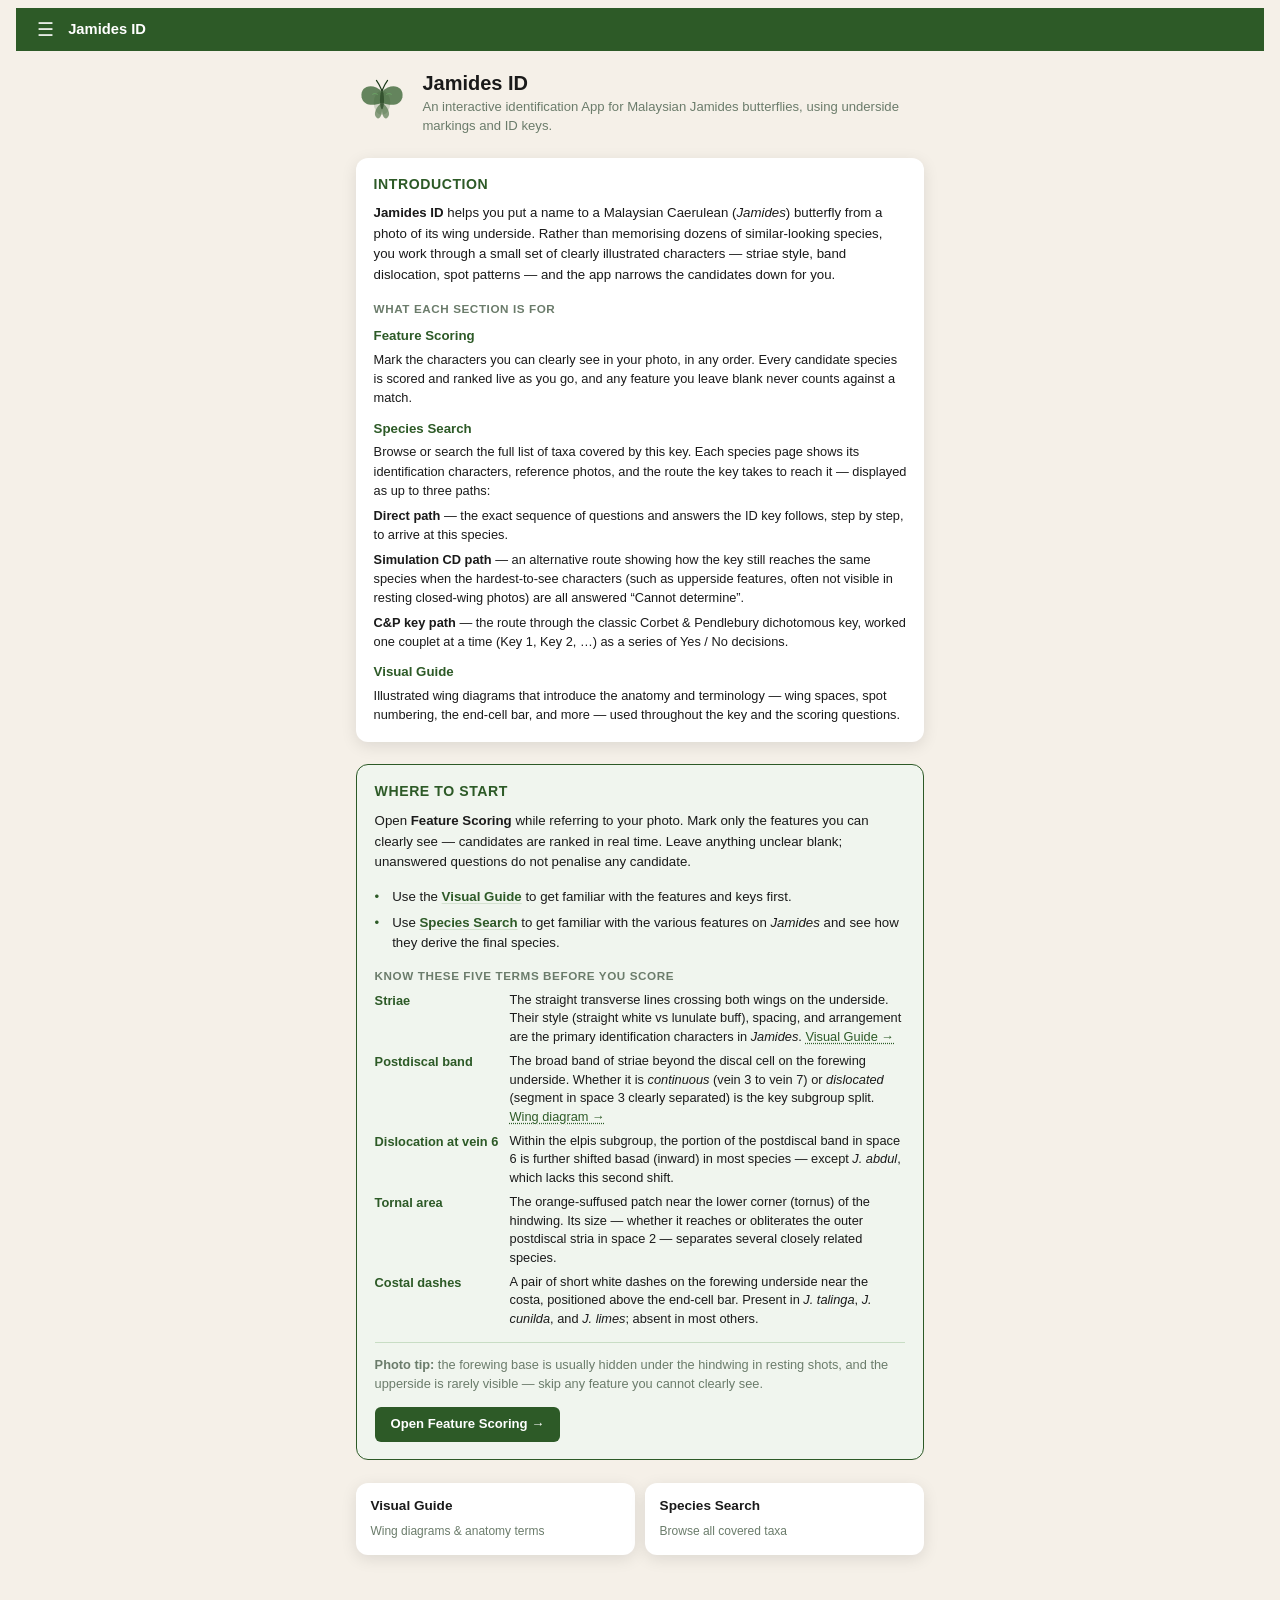
<file: index.html>
<!DOCTYPE html>
<html lang="en">
<head>
  <meta charset="UTF-8">
  <meta name="viewport" content="width=device-width, initial-scale=1.0">
  <meta name="description" content="Identify Malaysian Jamides (Caerulean) butterflies from field photographs — Feature Scoring and visual reference guide.">
  <meta name="theme-color" content="#2d5a27">
  <title>Jamides ID — Malaysian Caerulean Butterflies</title>
  <link rel="stylesheet" href="css/style.css">
  <style>
    .landing-content {
      max-width: 600px;
      margin: 0 auto;
      padding: 1.25rem 1rem 3rem;
    }

    /* ── Hero ── */
    .landing-hero {
      display: flex;
      align-items: center;
      gap: 0.9rem;
      margin-bottom: 1.4rem;
    }
    .landing-hero-logo svg {
      width: 52px;
      height: 52px;
      flex-shrink: 0;
    }
    .landing-hero-text h1 {
      font-size: 1.25rem;
      font-weight: 700;
      color: var(--text);
      margin: 0 0 0.2rem;
      line-height: 1.2;
    }
    .landing-tagline {
      font-size: 0.82rem;
      color: var(--text-muted);
      line-height: 1.4;
      margin: 0;
    }

    /* ── Start Here card ── */
    .start-here {
      background: #f0f5ee;
      border: 1.5px solid var(--primary);
      border-radius: var(--radius);
      padding: 1rem 1.1rem 1.1rem;
      margin-bottom: 1.4rem;
    }
    .start-here-title {
      font-size: 0.88rem;
      font-weight: 700;
      color: var(--primary);
      letter-spacing: 0.04em;
      text-transform: uppercase;
      margin: 0 0 0.5rem;
    }
    .start-here-lead {
      font-size: 0.83rem;
      color: var(--text);
      line-height: 1.55;
      margin: 0 0 0.9rem;
    }
    .start-here-sub {
      font-size: 0.73rem;
      font-weight: 700;
      color: var(--text-muted);
      letter-spacing: 0.05em;
      text-transform: uppercase;
      margin: 0.85rem 0 0.35rem;
    }
    .start-here-terms {
      display: grid;
      grid-template-columns: max-content 1fr;
      gap: 0.35rem 0.7rem;
      font-size: 0.8rem;
    }
    .start-here-term {
      font-weight: 600;
      color: var(--primary);
      white-space: nowrap;
      align-self: start;
    }
    .start-here-def {
      color: var(--text);
      line-height: 1.45;
    }
    .start-here-def a {
      color: var(--primary);
      text-decoration: underline;
      text-decoration-style: dotted;
      text-underline-offset: 2px;
      white-space: nowrap;
    }
    .start-here-def a:hover { text-decoration-style: solid; }
    .start-here-photo {
      font-size: 0.8rem;
      color: var(--text-muted);
      line-height: 1.5;
      margin: 0.85rem 0 0;
      padding-top: 0.75rem;
      border-top: 1px solid #c8ddc4;
    }
    .start-here-cta {
      display: inline-block;
      margin-top: 0.85rem;
      background: var(--primary);
      color: #fff;
      font-size: 0.82rem;
      font-weight: 600;
      padding: 0.45rem 1rem;
      border-radius: 6px;
      text-decoration: none;
    }
    .start-here-cta:hover { background: #234820; }

    .start-here-alt {
      list-style: none;
      padding: 0;
      margin: 0 0 0.9rem;
      font-size: 0.83rem;
      color: var(--text);
      line-height: 1.5;
    }
    .start-here-alt li {
      position: relative;
      padding-left: 1.1rem;
      margin-bottom: 0.35rem;
    }
    .start-here-alt li::before {
      content: "•";
      position: absolute;
      left: 0;
      color: var(--primary);
    }
    .start-here-alt a {
      color: var(--primary);
      font-weight: 600;
      text-decoration: underline;
      text-decoration-color: var(--border);
      text-underline-offset: 2px;
    }
    .start-here-alt a:hover { text-decoration-color: var(--primary); }

    /* ── Introduction ── */
    .landing-intro {
      background: var(--card);
      border-radius: var(--radius);
      box-shadow: var(--shadow);
      padding: 1rem 1.1rem 1.1rem;
      margin-bottom: 1.4rem;
    }
    .landing-intro-title {
      font-size: 0.88rem;
      font-weight: 700;
      color: var(--primary);
      letter-spacing: 0.04em;
      text-transform: uppercase;
      margin: 0 0 0.5rem;
    }
    .landing-intro-lead {
      font-size: 0.83rem;
      color: var(--text);
      line-height: 1.55;
      margin: 0 0 0.9rem;
    }
    .landing-intro-sub {
      font-size: 0.73rem;
      font-weight: 700;
      color: var(--text-muted);
      letter-spacing: 0.05em;
      text-transform: uppercase;
      margin: 0.85rem 0 0.5rem;
    }
    .landing-intro-features {
      display: grid;
      gap: 0.7rem;
    }
    .landing-intro-feature-name {
      font-size: 0.83rem;
      font-weight: 700;
      color: var(--primary);
      margin: 0 0 0.2rem;
    }
    .landing-intro-feature-desc {
      font-size: 0.8rem;
      color: var(--text);
      line-height: 1.5;
      margin: 0 0 0.35rem;
    }
    .landing-intro-feature-desc:last-child { margin-bottom: 0; }

    /* ── Quick links ── */
    .landing-links {
      display: grid;
      grid-template-columns: 1fr 1fr;
      gap: 0.65rem;
    }
    .landing-link-card {
      background: var(--card);
      border-radius: var(--radius);
      box-shadow: var(--shadow);
      padding: 0.75rem 0.9rem;
      text-decoration: none;
      display: block;
      transition: box-shadow var(--transition);
    }
    .landing-link-card:hover {
      box-shadow: 0 3px 12px rgba(0,0,0,0.13);
    }
    .landing-link-label {
      font-size: 0.85rem;
      font-weight: 600;
      color: var(--text);
      display: block;
      margin-bottom: 0.15rem;
    }
    .landing-link-desc {
      font-size: 0.75rem;
      color: var(--text-muted);
      line-height: 1.35;
    }
  </style>
</head>
<body>

  <div class="app-topbar">
    <button class="menu-btn app-topbar-menu-btn" id="menu-btn" aria-label="Open menu">&#9776;</button>
    <span class="app-topbar-title">Jamides ID</span>
  </div>

  <div class="landing-content">

    <!-- Hero -->
    <div class="landing-hero">
      <div class="landing-hero-logo" aria-hidden="true">
        <svg viewBox="0 0 56 56" fill="none" xmlns="http://www.w3.org/2000/svg">
          <ellipse cx="28" cy="32" rx="9" ry="13" fill="#2d5a27" opacity="0.18"/>
          <path d="M28 20 C18 10 4 14 6 26 C8 35 18 36 28 32" fill="#2d5a27" opacity="0.72"/>
          <path d="M28 20 C38 10 52 14 50 26 C48 35 38 36 28 32" fill="#2d5a27" opacity="0.72"/>
          <path d="M28 32 C22 36 18 44 22 48 C25 51 28 46 28 40" fill="#2d5a27" opacity="0.55"/>
          <path d="M28 32 C34 36 38 44 34 48 C31 51 28 46 28 40" fill="#2d5a27" opacity="0.55"/>
          <ellipse cx="28" cy="29" rx="2.2" ry="10" fill="#1a3818" opacity="0.6"/>
          <path d="M28 19 Q25 12 22 8" stroke="#1a3818" stroke-width="1.3" stroke-linecap="round" fill="none"/>
          <path d="M28 19 Q31 12 34 8" stroke="#1a3818" stroke-width="1.3" stroke-linecap="round" fill="none"/>
          <path d="M23 23 Q20 21 18 23" stroke="#6b9e65" stroke-width="1.1" stroke-linecap="round" fill="none"/>
          <path d="M33 23 Q36 21 38 23" stroke="#6b9e65" stroke-width="1.1" stroke-linecap="round" fill="none"/>
        </svg>
      </div>
      <div class="landing-hero-text">
        <h1>Jamides ID</h1>
        <p class="landing-tagline">An interactive identification App for Malaysian Jamides butterflies, using underside markings and ID keys.</p>
      </div>
    </div>

    <!-- Introduction -->
    <div class="landing-intro">
      <p class="landing-intro-title">Introduction</p>
      <p class="landing-intro-lead">
        <strong>Jamides ID</strong> helps you put a name to a Malaysian Caerulean (<em>Jamides</em>)
        butterfly from a photo of its wing underside. Rather than memorising dozens of similar-looking
        species, you work through a small set of clearly illustrated characters — striae style,
        band dislocation, spot patterns — and the app narrows the candidates down for you.
      </p>

      <p class="landing-intro-sub">What each section is for</p>
      <div class="landing-intro-features">

        <div class="landing-intro-feature">
          <p class="landing-intro-feature-name">Feature Scoring</p>
          <p class="landing-intro-feature-desc">
            Mark the characters you can clearly see in your photo, in any order. Every candidate
            species is scored and ranked live as you go, and any feature you leave blank never
            counts against a match.
          </p>
        </div>

        <div class="landing-intro-feature">
          <p class="landing-intro-feature-name">Species Search</p>
          <p class="landing-intro-feature-desc">
            Browse or search the full list of taxa covered by this key. Each species page shows its
            identification characters, reference photos, and the route the key takes to reach it —
            displayed as up to three paths:
          </p>
          <p class="landing-intro-feature-desc">
            <strong>Direct path</strong> — the exact sequence of questions and answers the ID key
            follows, step by step, to arrive at this species.
          </p>
          <p class="landing-intro-feature-desc">
            <strong>Simulation CD path</strong> — an alternative route showing how the key still
            reaches the same species when the hardest-to-see characters (such as upperside features,
            often not visible in resting closed-wing photos) are all answered “Cannot determine”.
          </p>
          <p class="landing-intro-feature-desc">
            <strong>C&amp;P key path</strong> — the route through the classic Corbet &amp; Pendlebury
            dichotomous key, worked one couplet at a time (Key 1, Key 2, …) as a series of Yes / No
            decisions.
          </p>
        </div>

        <div class="landing-intro-feature">
          <p class="landing-intro-feature-name">Visual Guide</p>
          <p class="landing-intro-feature-desc">
            Illustrated wing diagrams that introduce the anatomy and terminology — wing spaces, spot
            numbering, the end-cell bar, and more — used throughout the key and the scoring questions.
          </p>
        </div>

      </div>
    </div>

    <!-- Where to Start card -->
    <div class="start-here">
      <p class="start-here-title">Where to start</p>
      <p class="start-here-lead">
        Open <strong>Feature Scoring</strong> while referring to your photo. Mark only the features you can clearly see —
        candidates are ranked in real time. Leave anything unclear blank; unanswered questions
        do not penalise any candidate.
      </p>

      <ul class="start-here-alt">
        <li>Use the <a href="guide.html">Visual Guide</a> to get familiar with the features and keys first.</li>
        <li>Use <a href="species.html">Species Search</a> to get familiar with the various features on <em>Jamides</em> and see how they derive the final species.</li>
      </ul>

      <p class="start-here-sub">Know these five terms before you score</p>
      <div class="start-here-terms">

        <span class="start-here-term">Striae</span>
        <span class="start-here-def">
          The straight transverse lines crossing both wings on the underside.
          Their style (straight white vs lunulate buff), spacing, and arrangement
          are the primary identification characters in <em>Jamides</em>.
          <a href="guide.html">Visual Guide →</a>
        </span>

        <span class="start-here-term">Postdiscal band</span>
        <span class="start-here-def">
          The broad band of striae beyond the discal cell on the forewing underside.
          Whether it is <em>continuous</em> (vein 3 to vein 7) or <em>dislocated</em>
          (segment in space 3 clearly separated) is the key subgroup split.
          <a href="guide.html">Wing diagram →</a>
        </span>

        <span class="start-here-term">Dislocation at vein 6</span>
        <span class="start-here-def">
          Within the elpis subgroup, the portion of the postdiscal band in space 6
          is further shifted basad (inward) in most species — except
          <em>J. abdul</em>, which lacks this second shift.
        </span>

        <span class="start-here-term">Tornal area</span>
        <span class="start-here-def">
          The orange-suffused patch near the lower corner (tornus) of the hindwing.
          Its size — whether it reaches or obliterates the outer postdiscal stria
          in space 2 — separates several closely related species.
        </span>

        <span class="start-here-term">Costal dashes</span>
        <span class="start-here-def">
          A pair of short white dashes on the forewing underside near the costa,
          positioned above the end-cell bar. Present in <em>J. talinga</em>,
          <em>J. cunilda</em>, and <em>J. limes</em>; absent in most others.
        </span>

      </div>

      <p class="start-here-photo">
        <strong>Photo tip:</strong> the forewing base is usually hidden under the hindwing in resting shots,
        and the upperside is rarely visible — skip any feature you cannot clearly see.
      </p>

      <a class="start-here-cta" href="checklist.html">Open Feature Scoring →</a>
    </div>

    <!-- Quick links -->
    <div class="landing-links">
      <a class="landing-link-card" href="guide.html">
        <span class="landing-link-label">Visual Guide</span>
        <span class="landing-link-desc">Wing diagrams &amp; anatomy terms</span>
      </a>
      <a class="landing-link-card" href="species.html">
        <span class="landing-link-label">Species Search</span>
        <span class="landing-link-desc">Browse all covered taxa</span>
      </a>
    </div>

  </div>

  <!-- Menu overlay -->
  <div id="menu-overlay" class="menu-overlay" role="dialog" aria-modal="true" aria-label="Menu">
    <div class="menu-panel">

      <div class="menu-header">
        <h2 class="menu-title">Jamides ID</h2>
        <button id="menu-close" class="menu-close" aria-label="Close menu">✕</button>
      </div>

      <nav class="menu-nav" aria-label="Navigation">
        <button class="menu-nav-item active" id="nav-home" aria-label="Home — where to start">
          <span class="menu-nav-item-label">Home</span>
          <span class="menu-nav-item-desc">Where to start</span>
        </button>
        <a href="checklist.html" class="menu-nav-item" id="nav-scoring" aria-label="Feature Scoring — score multiple features at once">
          <span class="menu-nav-item-label">Feature Scoring</span>
          <span class="menu-nav-item-desc">Score multiple features at once</span>
        </a>
        <a href="id_keys.html" class="menu-nav-item" id="nav-cpkey" aria-label="C&amp;P Key — score couplets from the dichotomous key">
          <span class="menu-nav-item-label">C&amp;P Key</span>
          <span class="menu-nav-item-desc">Score couplets from the dichotomous key</span>
        </a>
        <a href="species.html" class="menu-nav-item" id="nav-species" aria-label="Species Search — browse all covered taxa">
          <span class="menu-nav-item-label">Species Search</span>
          <span class="menu-nav-item-desc">Browse all covered taxa</span>
        </a>
        <a href="guide.html" class="menu-nav-item" id="nav-guide" aria-label="Visual Guide — wing diagrams and terminology">
          <span class="menu-nav-item-label">Visual Guide</span>
          <span class="menu-nav-item-desc">Wing diagrams &amp; terminology</span>
        </a>
        <a href="about.html" class="menu-nav-item" id="nav-about" aria-label="About — how to use this app">
          <span class="menu-nav-item-label">About</span>
          <span class="menu-nav-item-desc">How to use this app</span>
        </a>
      </nav>

    </div>
  </div>

  <script>
    (function () {
      const overlay  = document.getElementById('menu-overlay');
      const openBtn  = document.getElementById('menu-btn');
      const closeBtn = document.getElementById('menu-close');
      const homeBtn  = document.getElementById('nav-home');

      function open()  { overlay.classList.add('open');    document.body.style.overflow = 'hidden'; }
      function close() { overlay.classList.remove('open'); document.body.style.overflow = ''; }

      openBtn.addEventListener('click', open);
      closeBtn.addEventListener('click', close);
      overlay.addEventListener('click', e => { if (e.target === overlay) close(); });
      document.addEventListener('keydown', e => { if (e.key === 'Escape' && overlay.classList.contains('open')) close(); });
      homeBtn.addEventListener('click', close);
    })();
  </script>

</body>
</html>
</file>
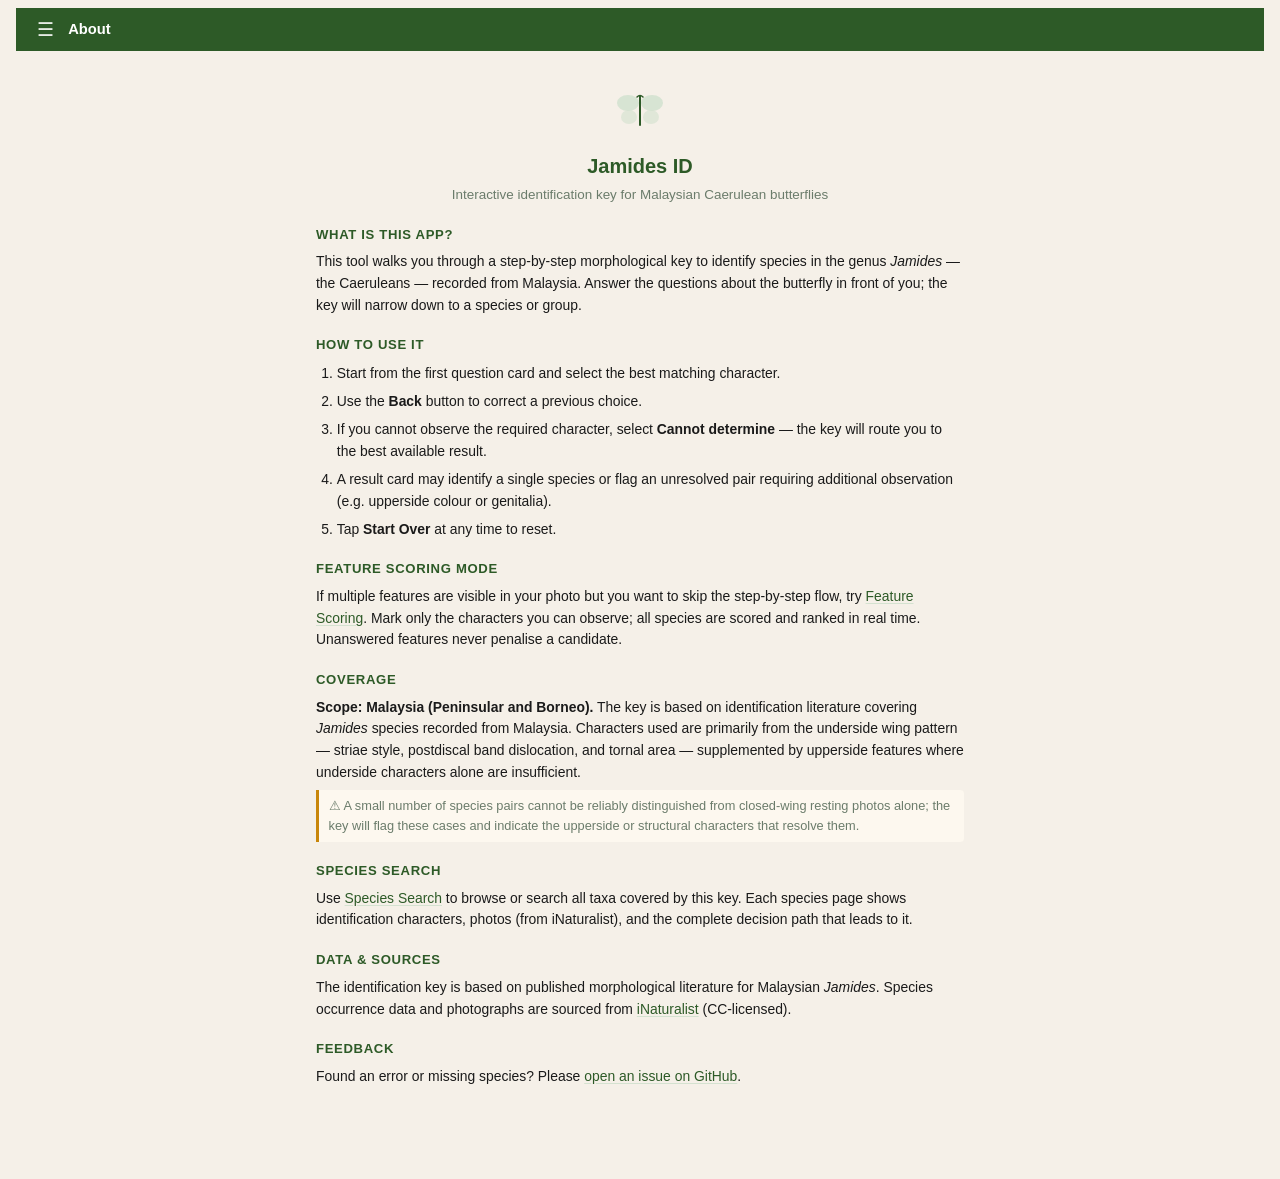
<file: about.html>
<!DOCTYPE html>
<html lang="en">
<head>
  <meta charset="UTF-8">
  <meta name="viewport" content="width=device-width, initial-scale=1.0">
  <meta name="description" content="About Jamides ID — interactive identification key for Malaysian Caerulean butterflies.">
  <meta name="theme-color" content="#2d5a27">
  <title>Jamides ID — About</title>
  <link rel="stylesheet" href="css/style.css">
</head>
<body>

  <div class="app-topbar">
    <button class="menu-btn app-topbar-menu-btn" id="menu-btn" aria-label="Open menu">&#9776;</button>
    <span class="app-topbar-title">About</span>
  </div>

  <div class="about-content" style="max-width:680px;margin:0 auto;padding:1rem 1rem 3rem;">

    <div class="about-hero">
      <div class="about-hero-icon" aria-hidden="true">
        <svg width="52" height="52" viewBox="0 0 52 52" fill="none">
          <ellipse cx="14" cy="20" rx="11" ry="8" fill="#d4e2d0" opacity="0.9"/>
          <ellipse cx="38" cy="20" rx="11" ry="8" fill="#d4e2d0" opacity="0.9"/>
          <ellipse cx="15" cy="34" rx="8" ry="7" fill="#d4e2d0" opacity="0.65"/>
          <ellipse cx="37" cy="34" rx="8" ry="7" fill="#d4e2d0" opacity="0.65"/>
          <line x1="26" y1="13" x2="26" y2="42" stroke="#2d5a27" stroke-width="2" stroke-linecap="round"/>
          <path d="M23 14 Q26 11 29 14" stroke="#2d5a27" stroke-width="1.5" stroke-linecap="round" fill="none"/>
        </svg>
      </div>
      <h3 class="about-app-name">Jamides ID</h3>
      <p class="about-tagline">Interactive identification key for Malaysian Caerulean butterflies</p>
    </div>

    <section class="about-section">
      <h4 class="about-section-title">What is this app?</h4>
      <p>This tool walks you through a step-by-step morphological key to identify species in the genus <em>Jamides</em> — the Caeruleans — recorded from Malaysia. Answer the questions about the butterfly in front of you; the key will narrow down to a species or group.</p>
    </section>

    <section class="about-section">
      <h4 class="about-section-title">How to use it</h4>
      <ol class="about-steps">
        <li>Start from the first question card and select the best matching character.</li>
        <li>Use the <strong>Back</strong> button to correct a previous choice.</li>
        <li>If you cannot observe the required character, select <strong>Cannot determine</strong> — the key will route you to the best available result.</li>
        <li>A result card may identify a single species or flag an unresolved pair requiring additional observation (e.g. upperside colour or genitalia).</li>
        <li>Tap <strong>Start Over</strong> at any time to reset.</li>
      </ol>
    </section>

    <section class="about-section">
      <h4 class="about-section-title">Feature scoring mode</h4>
      <p>If multiple features are visible in your photo but you want to skip the step-by-step flow, try <a class="about-link" href="checklist.html">Feature Scoring</a>. Mark only the characters you can observe; all species are scored and ranked in real time. Unanswered features never penalise a candidate.</p>
    </section>

    <section class="about-section">
      <h4 class="about-section-title">Coverage</h4>
      <p><strong>Scope: Malaysia (Peninsular and Borneo).</strong> The key is based on identification literature covering <em>Jamides</em> species recorded from Malaysia. Characters used are primarily from the underside wing pattern — striae style, postdiscal band dislocation, and tornal area — supplemented by upperside features where underside characters alone are insufficient.</p>
      <p class="about-note">⚠ A small number of species pairs cannot be reliably distinguished from closed-wing resting photos alone; the key will flag these cases and indicate the upperside or structural characters that resolve them.</p>
    </section>

    <section class="about-section">
      <h4 class="about-section-title">Species search</h4>
      <p>Use <a class="about-link" href="species.html">Species Search</a> to browse or search all taxa covered by this key. Each species page shows identification characters, photos (from iNaturalist), and the complete decision path that leads to it.</p>
    </section>

    <section class="about-section">
      <h4 class="about-section-title">Data &amp; sources</h4>
      <p>The identification key is based on published morphological literature for Malaysian <em>Jamides</em>. Species occurrence data and photographs are sourced from <a class="about-link" href="https://www.inaturalist.org" target="_blank" rel="noopener noreferrer">iNaturalist</a> (CC-licensed).</p>
    </section>

    <section class="about-section">
      <h4 class="about-section-title">Feedback</h4>
      <p>Found an error or missing species? Please <a class="about-link" href="https://github.com/chancsc/Jamides_id/issues" target="_blank" rel="noopener noreferrer">open an issue on GitHub</a>.</p>
    </section>

  </div>

  <!-- Hamburger menu overlay -->
  <div id="menu-overlay" class="menu-overlay" role="dialog" aria-modal="true" aria-label="Menu">
    <div class="menu-panel">
      <div class="menu-header">
        <h2 class="menu-title">Jamides ID</h2>
        <button id="menu-close" class="menu-close" aria-label="Close menu">✕</button>
      </div>
      <nav class="menu-nav" aria-label="Navigation">
        <a href="index.html" class="menu-nav-item" id="nav-home" aria-label="Home — where to start">
          <span class="menu-nav-item-label">Home</span>
          <span class="menu-nav-item-desc">Where to start</span>
        </a>
        <a href="checklist.html" class="menu-nav-item" id="nav-scoring" aria-label="Feature Scoring — score multiple features at once">
          <span class="menu-nav-item-label">Feature Scoring</span>
          <span class="menu-nav-item-desc">Score multiple features at once</span>
        </a>
        <a href="id_keys.html" class="menu-nav-item" id="nav-cpkey" aria-label="C&amp;P Key — score couplets from the dichotomous key">
          <span class="menu-nav-item-label">C&amp;P Key</span>
          <span class="menu-nav-item-desc">Score couplets from the dichotomous key</span>
        </a>
        <a href="species.html" class="menu-nav-item" id="nav-species" aria-label="Species Search — browse all covered taxa">
          <span class="menu-nav-item-label">Species Search</span>
          <span class="menu-nav-item-desc">Browse all covered taxa</span>
        </a>
        <a href="guide.html" class="menu-nav-item" id="nav-guide" aria-label="Visual Guide — wing diagrams and terminology">
          <span class="menu-nav-item-label">Visual Guide</span>
          <span class="menu-nav-item-desc">Wing diagrams &amp; terminology</span>
        </a>
        <button class="menu-nav-item active" id="nav-about" aria-label="About — how to use this app">
          <span class="menu-nav-item-label">About</span>
          <span class="menu-nav-item-desc">How to use this app</span>
        </button>
      </nav>
    </div>
  </div>

  <script>
    (function () {
      const overlay  = document.getElementById('menu-overlay');
      const openBtn  = document.getElementById('menu-btn');
      const closeBtn = document.getElementById('menu-close');
      const aboutBtn = document.getElementById('nav-about');
      function open()  { overlay.classList.add('open');    document.body.style.overflow = 'hidden'; }
      function close() { overlay.classList.remove('open'); document.body.style.overflow = ''; }
      openBtn.addEventListener('click', open);
      closeBtn.addEventListener('click', close);
      if (aboutBtn) aboutBtn.addEventListener('click', close);
      overlay.addEventListener('click', e => { if (e.target === overlay) close(); });
      document.addEventListener('keydown', e => { if (e.key === 'Escape' && overlay.classList.contains('open')) close(); });
    })();
  </script>

</body>
</html>
</file>
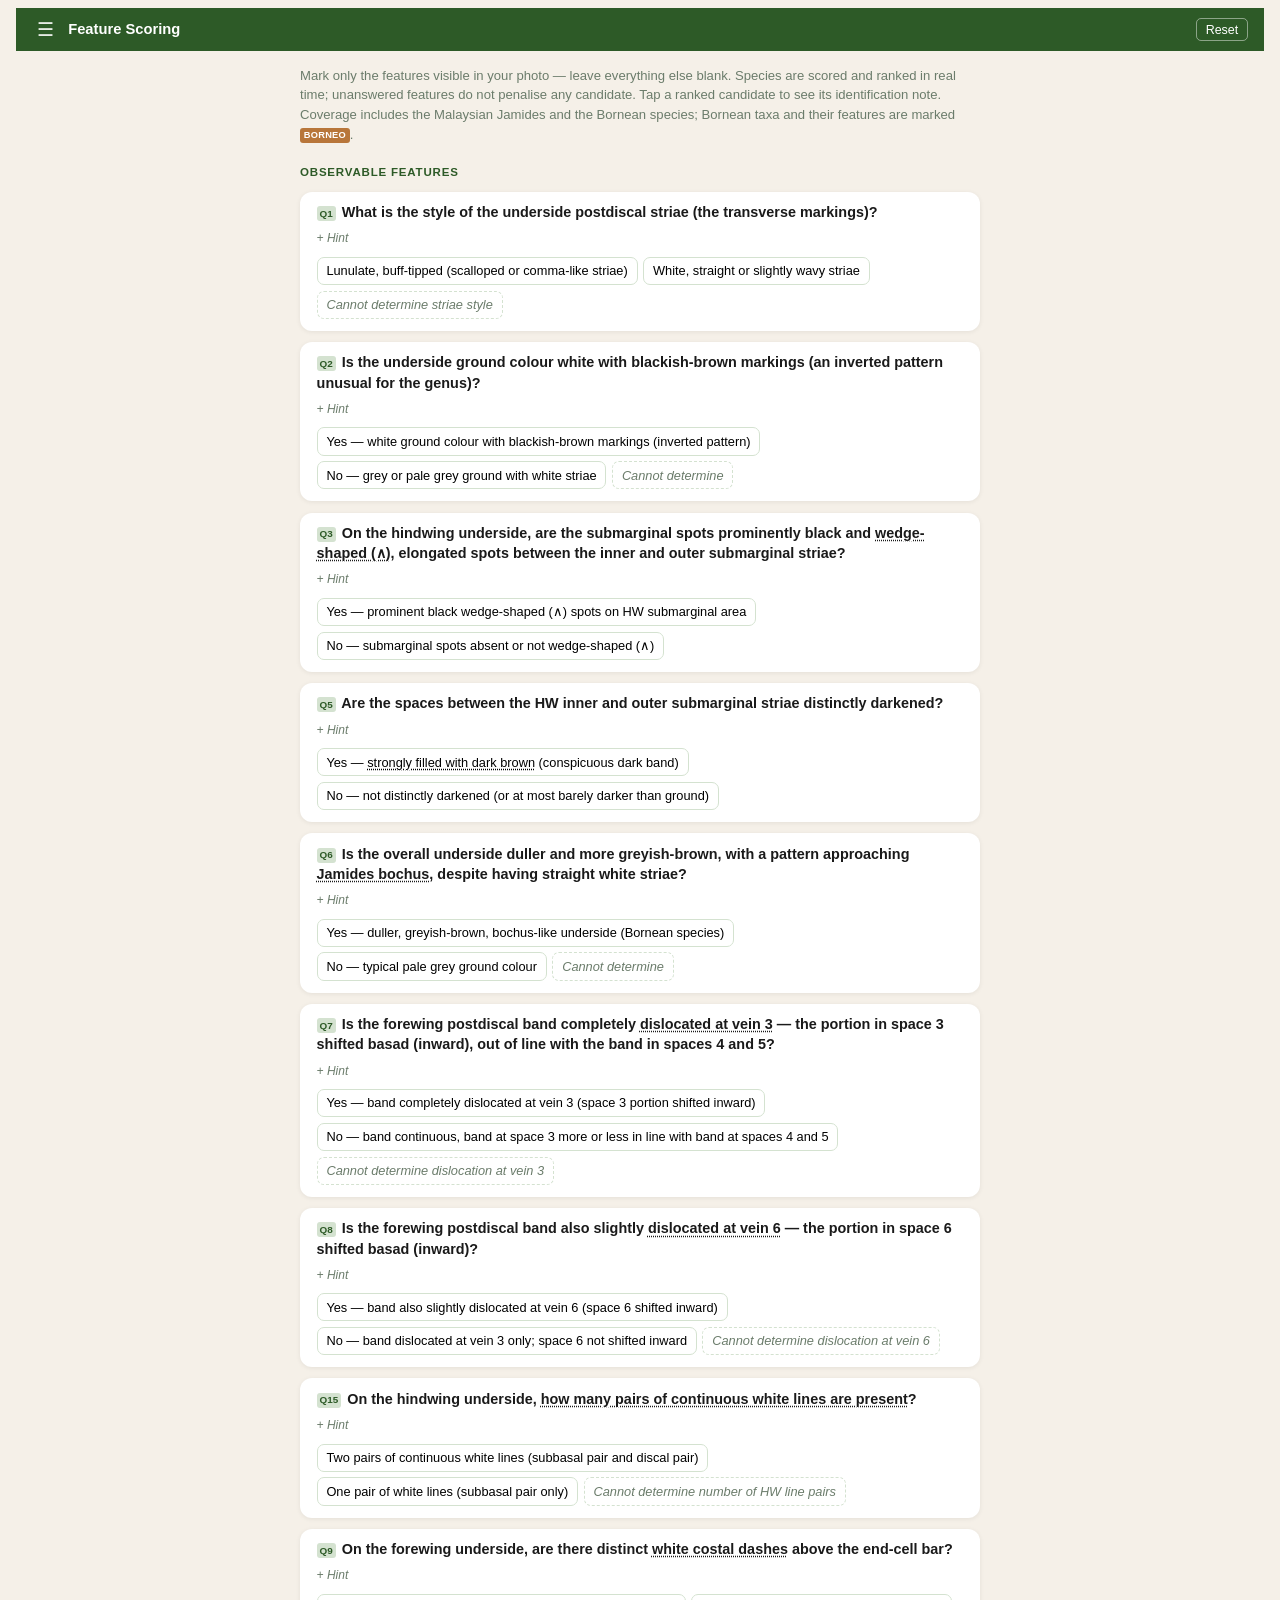
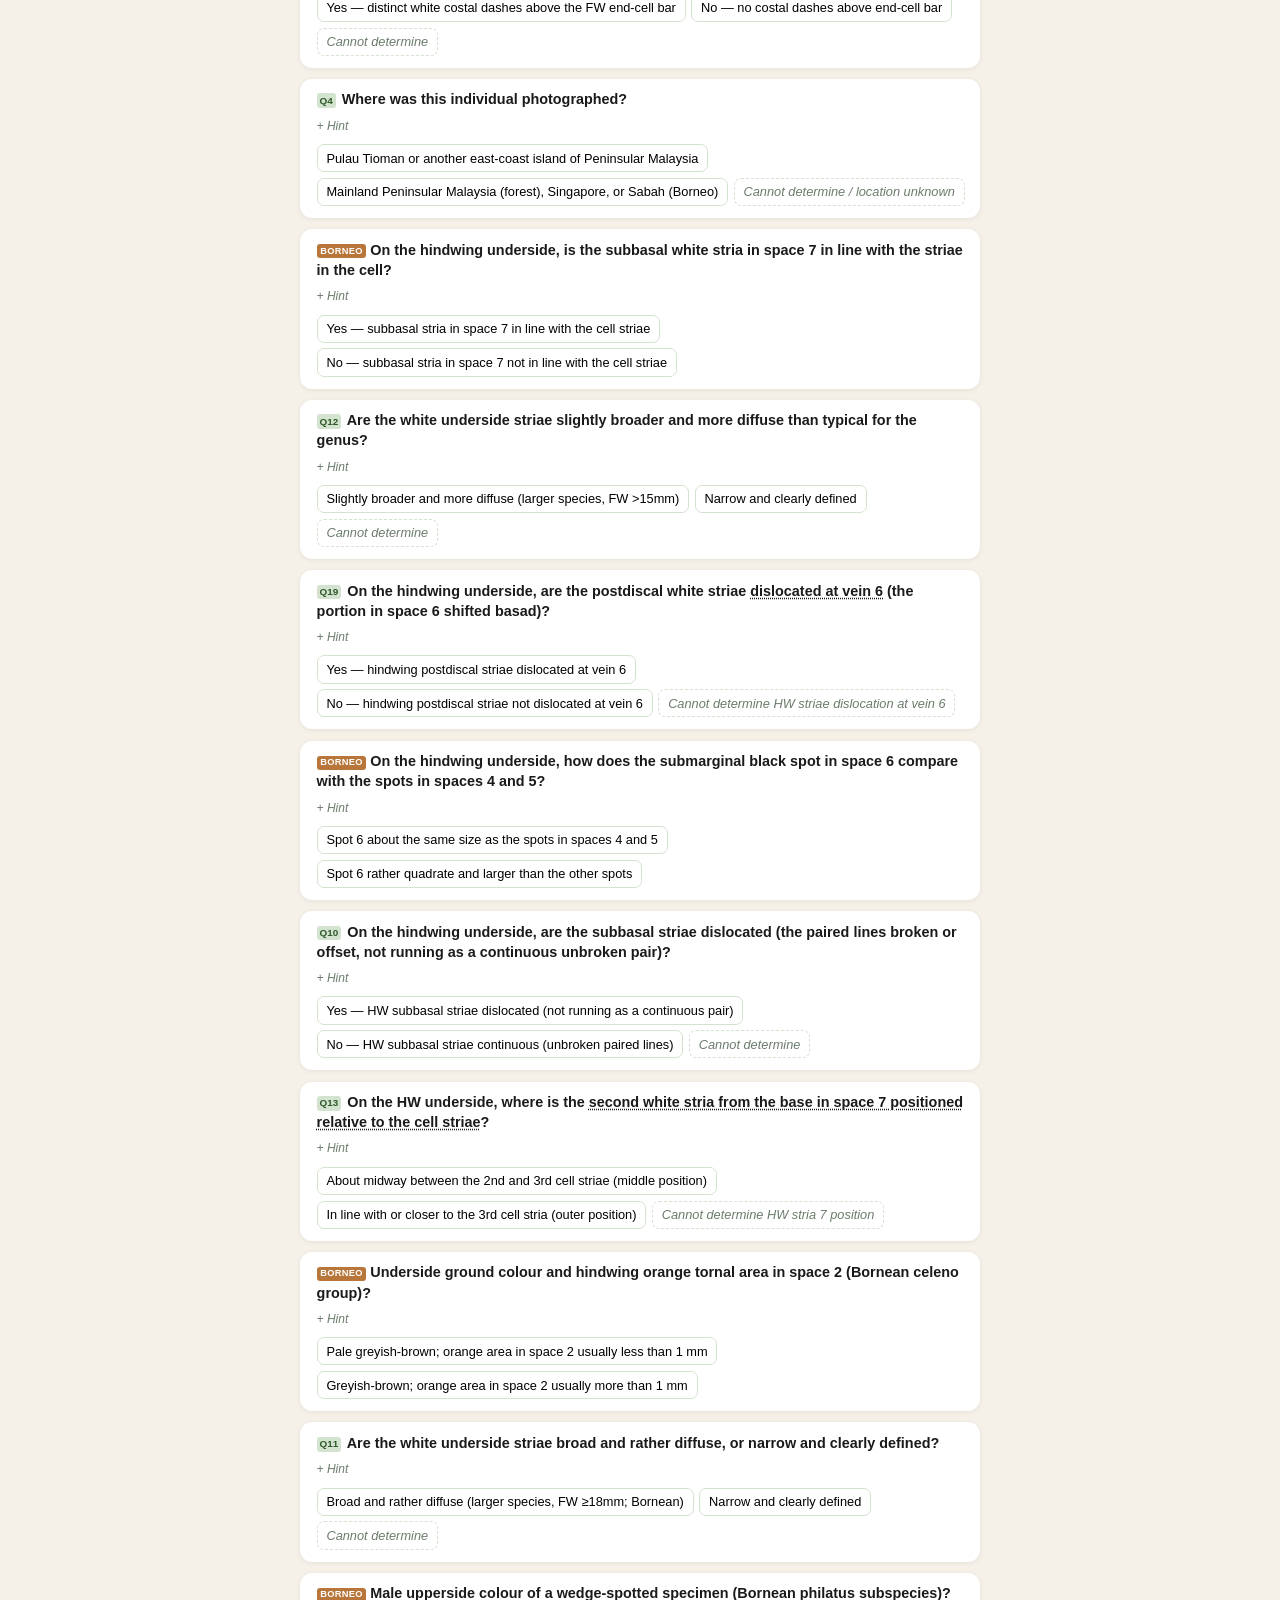
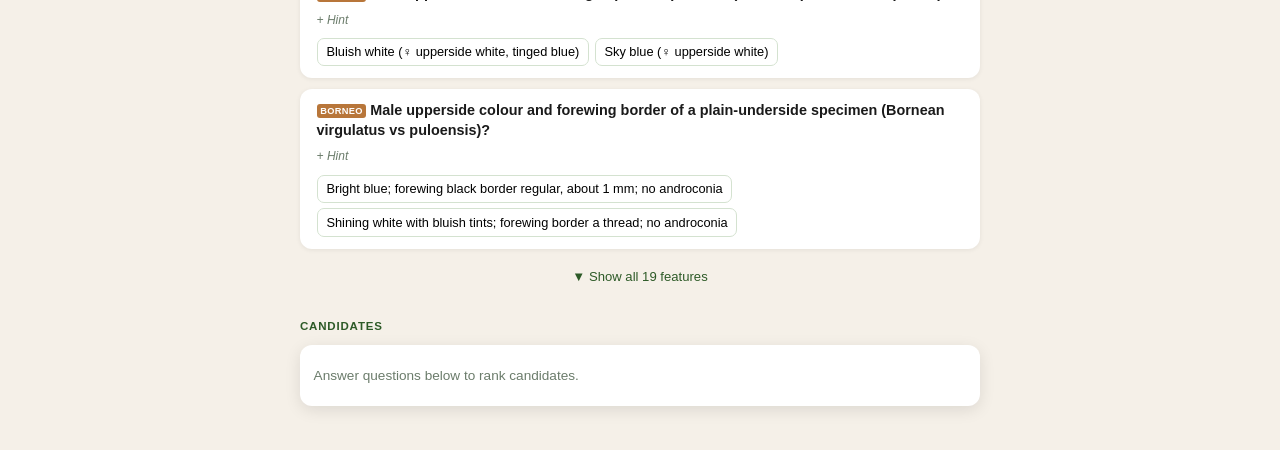
<file: checklist.html>
<!DOCTYPE html>
<html lang="en">
<head>
  <meta charset="UTF-8">
  <meta name="viewport" content="width=device-width, initial-scale=1.0">
  <meta name="description" content="Score multiple observable features at once to rank Jamides candidates from a field photo.">
  <meta name="theme-color" content="#2d5a27">
  <title>Jamides ID — Feature Scoring</title>
  <link rel="stylesheet" href="css/style.css">
  <style>
    /* ── Checklist page layout ── */
    .cl-topbar {
      position: sticky; top: 0; z-index: 20;
      background: var(--primary);
      color: #fff;
      display: flex; align-items: center; gap: 0.6rem;
      padding: 0.55rem 1rem;
      margin: -1rem -1rem 0;
    }
    .cl-back {
      color: rgba(255,255,255,0.88); text-decoration: none;
      font-size: 0.82rem; flex-shrink: 0;
      display: flex; align-items: center; gap: 0.2rem;
    }
    .cl-back:hover { color: #fff; }
    .cl-title {
      font-size: 0.92rem; font-weight: 600; flex: 1;
      white-space: nowrap; overflow: hidden; text-overflow: ellipsis;
    }
    .cl-answered { font-size: 0.75rem; color: rgba(255,255,255,0.7); flex-shrink: 0; }
    .cl-reset-btn {
      background: none; border: 1px solid rgba(255,255,255,0.45);
      color: #fff; border-radius: 5px;
      padding: 0.22rem 0.55rem; font-size: 0.78rem;
      cursor: pointer; flex-shrink: 0;
    }
    .cl-reset-btn:hover { background: rgba(255,255,255,0.15); }

    .cl-page { max-width: 680px; margin: 0 auto; }

    .cl-intro {
      font-size: 0.82rem; color: var(--text-muted);
      margin: 0.9rem 0 0.75rem; line-height: 1.5;
    }

    /* ── Candidates panel ── */
    .cl-panel {
      background: var(--card); border-radius: var(--radius);
      box-shadow: var(--shadow); overflow: hidden;
      margin-bottom: 1.25rem;
    }
    .cl-panel-header {
      background: var(--primary); color: #fff;
      font-size: 0.73rem; font-weight: 700;
      letter-spacing: 0.07em; text-transform: uppercase;
      padding: 0.35rem 0.85rem;
    }
    .cl-empty {
      padding: 1.25rem 0.85rem; font-size: 0.85rem; color: var(--text-muted);
    }

    /* Candidate rows */
    .cl-cand { border-bottom: 1px solid #f0ece4; }
    .cl-cand:last-child { border-bottom: none; }
    .cl-cand.expanded { background: #faf7f2; }
    .cl-cand-row {
      display: flex; align-items: center; gap: 0.5rem;
      padding: 0.45rem 0.85rem; cursor: pointer;
      transition: background var(--transition);
    }
    .cl-cand-row:hover { background: #f5f1ea; }
    .cl-cand.expanded .cl-cand-row { background: #f0ece4; }
    .cl-rank { font-size: 0.85rem; width: 1.6rem; flex-shrink: 0; text-align: center; }
    .cl-cname { flex: 1; min-width: 0; display: flex; flex-direction: column; }
    .cl-sci { font-style: italic; font-size: 0.87rem; color: var(--text); }
    .cl-common { font-size: 0.72rem; color: var(--text-muted); }
    .cl-bar-wrap { display: flex; align-items: center; gap: 0.35rem; flex-shrink: 0; }
    .cl-bar-bg { width: 64px; height: 6px; background: #e8e0d0; border-radius: 3px; }
    .cl-bar {
      height: 6px; border-radius: 3px;
      background: var(--primary); transition: width 0.3s ease;
      min-width: 0;
    }
    .cl-bar.neg { background: #c0392b; }
    .cl-score-num { font-size: 0.72rem; color: var(--text-muted); width: 2.2rem; text-align: right; }
    .cl-score-num.neg { color: #c0392b; }

    /* Expanded candidate detail */
    .cl-cand-detail {
      padding: 0.6rem 0.85rem 0.85rem 2.95rem;
      border-top: 1px solid #e8e0d0;
    }
    .cl-note {
      font-size: 0.78rem; color: var(--text); line-height: 1.5;
      margin-bottom: 0.5rem;
    }
    .cl-inat-link {
      font-size: 0.78rem; color: var(--primary); text-decoration: none;
      font-weight: 500;
    }
    .cl-inat-link:hover { text-decoration: underline; }

    /* ── Questions section ── */
    .cl-section-label {
      font-size: 0.72rem; font-weight: 700; color: var(--primary);
      letter-spacing: 0.07em; text-transform: uppercase;
      margin: 1.25rem 0 0.6rem;
    }
    .cl-q {
      background: var(--card); border-radius: var(--radius);
      box-shadow: 0 1px 5px rgba(0,0,0,0.07);
      margin-bottom: 0.7rem; overflow: hidden;
      border-left: 3px solid transparent;
      transition: border-color var(--transition), box-shadow var(--transition);
    }
    .cl-q.answered {
      border-left-color: var(--primary);
      box-shadow: 0 1px 5px rgba(45,90,39,0.15);
    }
    .cl-qnum {
      display: inline-block;
      font-size: 0.62rem; font-weight: 700;
      font-variant-numeric: tabular-nums;
      color: var(--primary); background: var(--border);
      border-radius: 3px; padding: 0.05em 0.3em;
      margin-right: 0.2em; vertical-align: 0.05em;
      letter-spacing: 0;
    }
    .cl-qtext {
      padding: 0.65rem 0.85rem 0.35rem;
      font-size: 0.87rem; font-weight: 600; color: var(--text); line-height: 1.4;
    }
    /* Regional supplement badge (e.g. Borneo) — on candidate names and questions */
    .cl-region {
      display: inline-block;
      font-size: 0.58rem; font-weight: 700; letter-spacing: 0.03em;
      text-transform: uppercase; font-style: normal;
      color: #fff; background: #b8763a;
      border-radius: 3px; padding: 0.05em 0.4em;
      vertical-align: 0.1em; white-space: nowrap;
    }
    .cl-hint {
      margin: 0 0.85rem 0.35rem;
      font-size: 0.75rem;
    }
    .cl-hint summary {
      cursor: pointer; color: var(--text-muted); font-style: italic;
      list-style: none; padding: 0.1rem 0;
    }
    .cl-hint summary::-webkit-details-marker { display: none; }
    .cl-hint summary::before { content: '+ '; }
    details[open].cl-hint summary::before { content: '− '; }
    .cl-hint p {
      color: var(--text-muted); line-height: 1.5; margin-top: 0.3rem;
    }
    .cl-choices {
      display: flex; flex-wrap: wrap; gap: 0.35rem;
      padding: 0.1rem 0.85rem 0.75rem;
    }
    .cl-cbtn {
      border: 1.5px solid var(--border); background: var(--card);
      border-radius: 7px; padding: 0.28rem 0.55rem;
      font-size: 0.78rem; cursor: pointer; line-height: 1.35;
      text-align: left; transition: background var(--transition), border-color var(--transition);
    }
    .cl-cbtn:hover { background: #f0ece4; border-color: var(--primary); }
    .cl-cbtn.sel {
      background: var(--primary); border-color: var(--primary);
      color: #fff;
    }
    .cl-cbtn.cd {
      border-style: dashed;
      color: var(--text-muted);
      font-style: italic;
    }
    .cl-cbtn.cd.sel {
      background: #e8e0d0; border-color: var(--accent);
      color: var(--accent); border-style: dashed;
    }
    /* iNat link icon on candidate rows */
    .cl-inat-icon {
      flex-shrink: 0;
      font-size: 0.85rem;
      line-height: 1;
      text-decoration: none;
      opacity: 0.55;
      padding: 0.15rem 0.1rem;
      border-radius: 3px;
      transition: opacity 0.15s;
    }
    .cl-inat-icon:hover { opacity: 1; }

    /* Show more / fewer */
    .cl-more {
      display: block; width: 100%; background: none; border: none;
      font-size: 0.82rem; color: var(--primary); cursor: pointer;
      padding: 0.6rem 0; text-align: center;
      border-radius: var(--radius);
    }
    .cl-more:hover { background: rgba(45,90,39,0.07); }

    /* Detail placeholder (hidden — used for non-visible state) */
    #cl-detail { display: none; }

    /* Hamburger button on dark topbar */
    .cl-menu-btn {
      color: rgba(255,255,255,0.88);
      flex-shrink: 0;
      font-size: 1.2rem;
      line-height: 1;
      padding: 0.2rem 0.3rem;
    }
    .cl-menu-btn:hover { background: rgba(255,255,255,0.15) !important; color: #fff; }

    @media (min-width: 640px) {
      .cl-qtext { font-size: 0.9rem; }
      .cl-cbtn { font-size: 0.8rem; }
    }
    .guide-link {
      color: inherit;
      text-decoration: underline;
      text-decoration-style: dotted;
      text-underline-offset: 2px;
    }
    .guide-link:hover { color: var(--primary); text-decoration-style: solid; }
  </style>
</head>
<body>

  <div id="loading" role="status" aria-live="polite">
    <div class="spinner" aria-hidden="true"></div>
    <span>Loading feature data…</span>
  </div>

  <div id="cl-app" style="display:none;">
    <div class="cl-topbar">
      <button class="menu-btn cl-menu-btn" id="cl-menu-btn" aria-label="Open menu">&#9776;</button>
      <span class="cl-title">Feature Scoring</span>
      <span class="cl-answered" id="cl-answered-count"></span>
      <button id="cl-reset" class="cl-reset-btn">Reset</button>
    </div>

    <div class="cl-page">
      <p class="cl-intro">
        Mark only the features visible in your photo — leave everything else blank.
        Species are scored and ranked in real time; unanswered features do not penalise any candidate.
        Tap a ranked candidate to see its identification note.
        Coverage includes the Malaysian Jamides and the Bornean species; Bornean taxa and their
        features are marked <span class="cl-region">Borneo</span>.
      </p>

      <div class="cl-section-label">Observable features</div>
      <div id="cl-questions"></div>

      <div class="cl-section-label" id="cl-candidates-label" style="margin-top:1.5rem;">Candidates</div>
      <div class="cl-panel">
        <div id="cl-candidates">
          <p class="cl-empty">Answer questions above to rank candidates.</p>
        </div>
      </div>
      <div id="cl-detail"></div>
    </div>
  </div>

  <noscript>
    <div style="padding:2rem;text-align:center;font-family:sans-serif;">
      <p>This tool requires JavaScript. Please enable it and reload.</p>
    </div>
  </noscript>

  <script src="js/path-utils.js"></script>
  <script src="js/checklist.js"></script>

  <!-- Menu overlay for checklist page — nav only, no content panes -->
  <div id="cl-menu-overlay" class="menu-overlay" role="dialog" aria-modal="true" aria-label="Menu">
    <div class="menu-panel">

      <div class="menu-header">
        <button id="cl-back-placeholder" class="back-to-search" style="display:none" aria-label="Back to search results">
          ← Results
        </button>
        <h2 class="menu-title">Jamides ID</h2>
        <button id="cl-menu-close" class="menu-close" aria-label="Close menu">✕</button>
      </div>

      <nav class="menu-nav" aria-label="Navigation">
        <a href="index.html" class="menu-nav-item" id="cl-nav-home" aria-label="Home — where to start">
          <span class="menu-nav-item-label">Home</span>
          <span class="menu-nav-item-desc">Where to start</span>
        </a>
        <button class="menu-nav-item active" id="cl-nav-scoring" aria-label="Feature Scoring — score multiple features at once">
          <span class="menu-nav-item-label">Feature Scoring</span>
          <span class="menu-nav-item-desc">Score multiple features at once</span>
        </button>
        <a href="id_keys.html" class="menu-nav-item" id="cl-nav-cpkey" aria-label="C&amp;P Key — score couplets from the dichotomous key">
          <span class="menu-nav-item-label">C&amp;P Key</span>
          <span class="menu-nav-item-desc">Score couplets from the dichotomous key</span>
        </a>
        <a href="species.html" class="menu-nav-item" id="cl-nav-species" aria-label="Species Search — browse all covered taxa">
          <span class="menu-nav-item-label">Species Search</span>
          <span class="menu-nav-item-desc">Browse all covered taxa</span>
        </a>
        <a href="guide.html" class="menu-nav-item" id="cl-nav-guide" aria-label="Visual Guide — wing diagrams and terminology">
          <span class="menu-nav-item-label">Visual Guide</span>
          <span class="menu-nav-item-desc">Wing diagrams &amp; terminology</span>
        </a>
        <a href="about.html" class="menu-nav-item" id="cl-nav-about" aria-label="About — how to use this app">
          <span class="menu-nav-item-label">About</span>
          <span class="menu-nav-item-desc">How to use this app</span>
        </a>
      </nav>

    </div>
  </div>

  <script>
    (function () {
      const overlay  = document.getElementById('cl-menu-overlay');
      const openBtn  = document.getElementById('cl-menu-btn');
      const closeBtn = document.getElementById('cl-menu-close');
      const scoringBtn = document.getElementById('cl-nav-scoring');

      function openClMenu() {
        overlay.classList.add('open');
        document.body.style.overflow = 'hidden';
      }
      function closeClMenu() {
        overlay.classList.remove('open');
        document.body.style.overflow = '';
      }

      openBtn.addEventListener('click', openClMenu);
      closeBtn.addEventListener('click', closeClMenu);
      overlay.addEventListener('click', function (e) { if (e.target === overlay) closeClMenu(); });
      document.addEventListener('keydown', function (e) {
        if (e.key === 'Escape' && overlay.classList.contains('open')) closeClMenu();
      });
      scoringBtn.addEventListener('click', closeClMenu);
    })();
  </script>
</body>
</html>
</file>
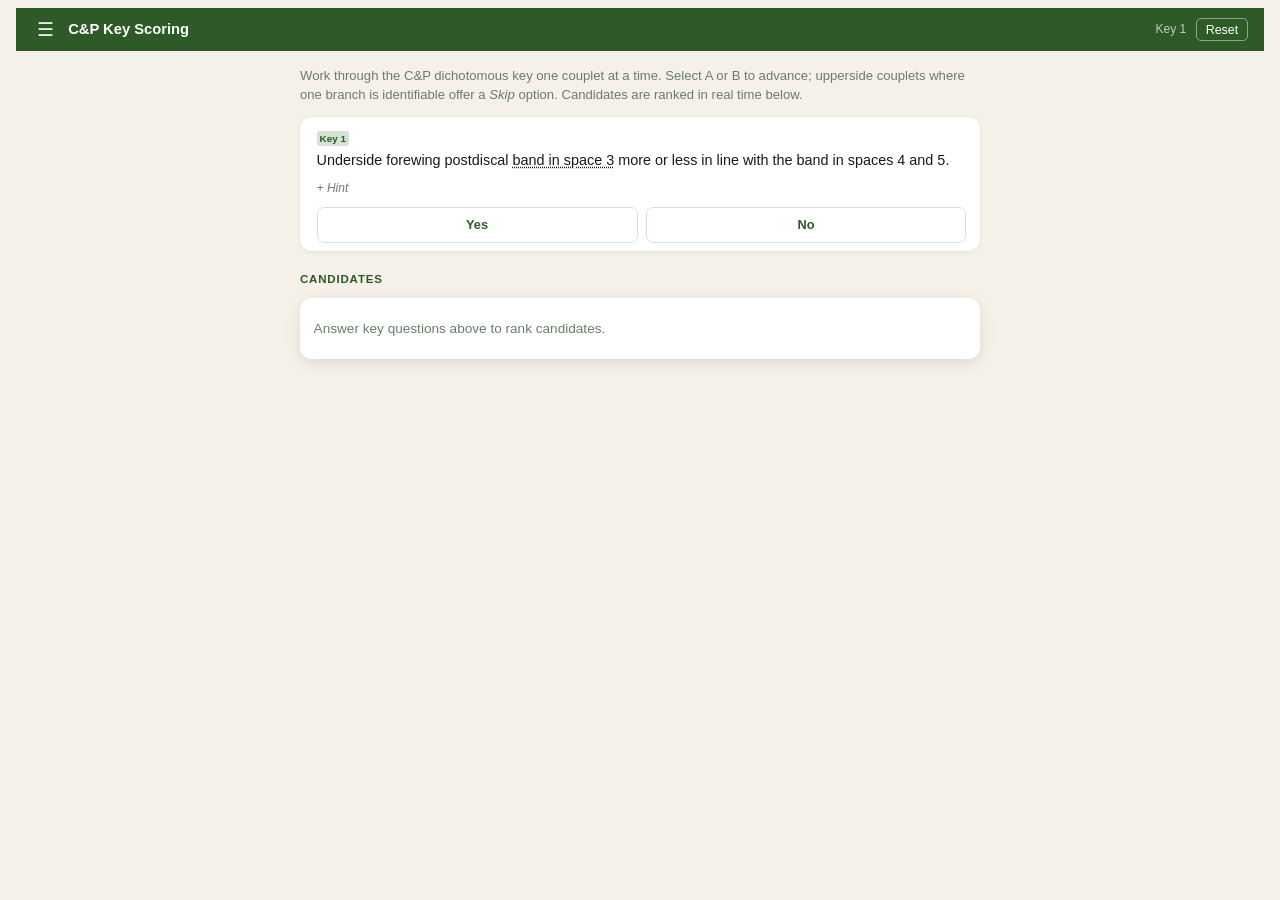
<file: id_keys.html>
<!DOCTYPE html>
<html lang="en">
<head>
  <meta charset="UTF-8">
  <meta name="viewport" content="width=device-width, initial-scale=1.0">
  <meta name="description" content="Score couplets from the C&amp;P dichotomous key to rank Jamides candidates in real time.">
  <meta name="theme-color" content="#2d5a27">
  <title>Jamides ID — C&amp;P Key Scoring</title>
  <link rel="stylesheet" href="css/style.css">
  <style>
    /* ── Page layout ── */
    .ks-topbar {
      position: sticky; top: 0; z-index: 20;
      background: var(--primary);
      color: #fff;
      display: flex; align-items: center; gap: 0.6rem;
      padding: 0.55rem 1rem;
      margin: -1rem -1rem 0;
    }
    .ks-title { font-size: 0.92rem; font-weight: 600; flex: 1; white-space: nowrap; overflow: hidden; text-overflow: ellipsis; }
    .ks-answered { font-size: 0.75rem; color: rgba(255,255,255,0.7); flex-shrink: 0; }
    .ks-reset-btn {
      background: none; border: 1px solid rgba(255,255,255,0.45);
      color: #fff; border-radius: 5px;
      padding: 0.22rem 0.55rem; font-size: 0.78rem;
      cursor: pointer; flex-shrink: 0;
    }
    .ks-reset-btn:hover { background: rgba(255,255,255,0.15); }
    .ks-menu-btn { color: rgba(255,255,255,0.88); flex-shrink: 0; font-size: 1.2rem; line-height: 1; padding: 0.2rem 0.3rem; }
    .ks-menu-btn:hover { background: rgba(255,255,255,0.15) !important; color: #fff; }

    .ks-page { max-width: 680px; margin: 0 auto; }
    .ks-intro { font-size: 0.82rem; color: var(--text-muted); margin: 0.9rem 0 0.75rem; line-height: 1.5; }

    /* ── Candidates panel ── */
    .ks-panel { background: var(--card); border-radius: var(--radius); box-shadow: var(--shadow); overflow: hidden; margin-bottom: 1.25rem; }
    .ks-panel-header { background: var(--primary); color: #fff; font-size: 0.73rem; font-weight: 700; letter-spacing: 0.07em; text-transform: uppercase; padding: 0.35rem 0.85rem; }
    .ks-empty { padding: 1.25rem 0.85rem; font-size: 0.85rem; color: var(--text-muted); }
    .ks-section-label { font-size: 0.72rem; font-weight: 700; color: var(--primary); letter-spacing: 0.07em; text-transform: uppercase; margin: 1.25rem 0 0.6rem; }

    /* Candidate rows */
    .ks-cand { border-bottom: 1px solid #f0ece4; }
    .ks-cand:last-child { border-bottom: none; }
    .ks-cand.expanded { background: #faf7f2; }
    .ks-cand-row { display: flex; align-items: center; gap: 0.5rem; padding: 0.45rem 0.85rem; cursor: pointer; transition: background var(--transition); }
    .ks-cand-row:hover { background: #f5f1ea; }
    .ks-cand.expanded .ks-cand-row { background: #f0ece4; }
    .ks-rank { font-size: 0.85rem; width: 1.6rem; flex-shrink: 0; text-align: center; }
    .ks-cname { flex: 1; min-width: 0; display: flex; flex-direction: column; }
    .ks-sci { font-style: italic; font-size: 0.87rem; color: var(--text); }
    .ks-common { font-size: 0.72rem; color: var(--text-muted); }
    .ks-bar-wrap { display: flex; align-items: center; gap: 0.35rem; flex-shrink: 0; }
    .ks-bar-bg { width: 64px; height: 6px; background: #e8e0d0; border-radius: 3px; }
    .ks-bar { height: 6px; border-radius: 3px; background: var(--primary); transition: width 0.3s ease; min-width: 0; }
    .ks-bar.neg { background: #c0392b; }
    .ks-score-num { font-size: 0.72rem; color: var(--text-muted); width: 2.2rem; text-align: right; }
    .ks-score-num.neg { color: #c0392b; }
    .ks-inat-icon { flex-shrink: 0; font-size: 0.85rem; line-height: 1; text-decoration: none; opacity: 0.55; padding: 0.15rem 0.1rem; border-radius: 3px; transition: opacity 0.15s; }
    .ks-inat-icon:hover { opacity: 1; }
    .ks-cand-detail { padding: 0.6rem 0.85rem 0.85rem 2.95rem; border-top: 1px solid #e8e0d0; }
    .ks-inat-link { font-size: 0.78rem; color: var(--primary); text-decoration: none; font-weight: 500; }
    .ks-inat-link:hover { text-decoration: underline; }

    /* ── Couplet cards ── */
    .ks-cp {
      background: var(--card); border-radius: var(--radius);
      box-shadow: 0 1px 5px rgba(0,0,0,0.07);
      margin-bottom: 0.7rem; overflow: hidden;
      border-left: 3px solid transparent;
      transition: border-color var(--transition), box-shadow var(--transition);
    }
    .ks-cp.answered { border-left-color: var(--primary); box-shadow: 0 1px 5px rgba(45,90,39,0.15); }
    .ks-cp.skipped { border-left-color: #b0a090; }

    .ks-cp-label {
      padding: 0.65rem 0.85rem 0.15rem;
      font-size: 0.87rem; font-weight: 600; color: var(--text); line-height: 1.4;
    }
    .ks-cp-statement {
      padding: 0 0.85rem 0.4rem;
      font-size: 0.9rem; color: var(--text); line-height: 1.5;
    }
    .ks-label-tag {
      display: inline-block;
      font-size: 0.62rem; font-weight: 700;
      color: var(--primary); background: var(--border);
      border-radius: 3px; padding: 0.05em 0.3em;
      margin-right: 0.25em; vertical-align: 0.05em;
      letter-spacing: 0;
    }
    .ks-hint {
      margin: 0 0.85rem 0.3rem;
      font-size: 0.75rem;
    }
    .ks-hint summary { cursor: pointer; color: var(--text-muted); font-style: italic; list-style: none; padding: 0.1rem 0; }
    .ks-hint summary::-webkit-details-marker { display: none; }
    .ks-hint summary::before { content: '+ '; }
    details[open].ks-hint summary::before { content: '− '; }
    .ks-hint p { color: var(--text-muted); line-height: 1.5; margin-top: 0.3rem; }

    /* Answer buttons */
    .ks-btn-row {
      display: flex; flex-direction: column; gap: 0.3rem;
      padding: 0.15rem 0.85rem 0.75rem;
    }
    .ks-btn {
      display: flex; align-items: flex-start; gap: 0.45rem;
      border: 1.5px solid var(--border); background: var(--card);
      border-radius: 7px; padding: 0.35rem 0.6rem;
      font-size: 0.78rem; cursor: pointer; line-height: 1.4;
      text-align: left; transition: background var(--transition), border-color var(--transition);
      width: 100%;
    }
    .ks-btn:hover { background: #f0ece4; border-color: var(--primary); }
    .ks-btn.sel { background: var(--primary); border-color: var(--primary); color: #fff; }

    /* Yes / No answer row */
    .ks-btn-row--yesno { flex-direction: row; gap: 0.5rem; padding-bottom: 0.5rem; }
    .ks-btn-yes, .ks-btn-no {
      flex: 1; justify-content: center; align-items: center;
      font-weight: 700; font-size: 0.9rem; padding: 0.5rem;
      color: var(--primary);
    }
    .ks-btn-yes:hover, .ks-btn-no:hover { background: var(--primary); border-color: var(--primary); color: #fff; }
    .ks-btn-skip {
      border-style: dashed; color: var(--text-muted); font-style: italic;
      font-size: 0.75rem; justify-content: center;
      padding: 0.22rem 0.6rem;
    }
    .ks-btn-skip.sel { background: #e8e0d0; border-color: var(--accent); color: var(--accent); border-style: dashed; }
    .ks-btn-side {
      flex-shrink: 0;
      font-weight: 700; font-size: 0.75rem;
      width: 1.1em; text-align: center;
      opacity: 0.7;
    }
    .ks-btn.sel .ks-btn-side { opacity: 0.85; }
    .ks-btn-text { flex: 1; }

    /* Guide link inside button text */
    .ks-guide-link { color: inherit; text-decoration: underline; text-decoration-style: dotted; text-underline-offset: 2px; }
    .ks-guide-link:hover { color: var(--primary); text-decoration-style: solid; }
    .ks-btn.sel .ks-guide-link:hover { color: rgba(255,255,255,0.9); }

    /* Question-level guide link */
    .ks-q-link { color: inherit; text-decoration: underline; text-decoration-style: dotted; text-underline-offset: 2px; font-weight: inherit; }
    .ks-q-link:hover { color: var(--primary); text-decoration-style: solid; }

    /* History breadcrumb */
    .ks-hist {
      display: flex; flex-wrap: wrap; align-items: center; gap: 0.15rem;
      padding: 0.45rem 0 0.55rem;
      font-size: 0.75rem;
    }
    .ks-hist-item {
      color: var(--primary); font-weight: 500;
      cursor: pointer; padding: 0.1rem 0.25rem;
      border-radius: 3px; white-space: nowrap;
    }
    .ks-hist-item:hover { background: rgba(45,90,39,0.1); text-decoration: underline; }
    .ks-hist-sep { color: var(--text-muted); padding: 0 0.05rem; }

    /* Result card */
    .ks-result-card {
      background: var(--card); border-radius: var(--radius);
      box-shadow: 0 1px 5px rgba(45,90,39,0.18);
      border-left: 4px solid var(--primary);
      padding: 0.85rem 1rem;
      margin-bottom: 0.7rem;
    }
    .ks-result-label { font-size: 0.7rem; font-weight: 700; color: var(--primary); letter-spacing: 0.07em; text-transform: uppercase; margin-bottom: 0.35rem; }
    .ks-result-species { font-size: 1rem; font-weight: 700; color: var(--text); margin-bottom: 0.15rem; }
    .ks-result-species em { font-style: italic; }
    .ks-result-common { font-size: 0.82rem; color: var(--text-muted); margin-bottom: 0.45rem; }
    .ks-result-text { font-size: 0.8rem; color: #555; line-height: 1.5; margin-bottom: 0.6rem; }
    .ks-inat-link { font-size: 0.78rem; color: var(--primary); font-weight: 500; text-decoration: none; }
    .ks-inat-link:hover { text-decoration: underline; }

    @media (min-width: 640px) {
      .ks-cp-label { font-size: 0.9rem; }
      .ks-btn { font-size: 0.8rem; }
    }
  </style>
</head>
<body>

  <div id="loading" role="status" aria-live="polite">
    <div class="spinner" aria-hidden="true"></div>
    <span>Loading key data…</span>
  </div>

  <div id="ks-app" style="display:none;">
    <div class="ks-topbar">
      <button class="menu-btn ks-menu-btn" id="ks-menu-btn" aria-label="Open menu">&#9776;</button>
      <span class="ks-title">C&amp;P Key Scoring</span>
      <span class="ks-answered" id="ks-answered-count"></span>
      <button id="ks-reset" class="ks-reset-btn">Reset</button>
    </div>

    <div class="ks-page">
      <p class="ks-intro">
        Work through the C&amp;P dichotomous key one couplet at a time. Select A or B to advance;
        upperside couplets where one branch is identifiable offer a <em>Skip</em> option.
        Candidates are ranked in real time below.
      </p>

      <div id="ks-history"></div>
      <div id="ks-couplets"></div>

      <div class="ks-section-label">Candidates</div>
      <div class="ks-panel">
        <div id="ks-candidates">
          <p class="ks-empty">Answer couplet questions above to rank candidates.</p>
        </div>
      </div>
    </div>
  </div>

  <noscript>
    <div style="padding:2rem;text-align:center;font-family:sans-serif;">
      <p>This tool requires JavaScript. Please enable it and reload.</p>
    </div>
  </noscript>

  <!-- Hamburger menu overlay -->
  <div id="ks-menu-overlay" class="menu-overlay" role="dialog" aria-modal="true" aria-label="Menu">
    <div class="menu-panel">

      <div class="menu-header">
        <h2 class="menu-title">Jamides ID</h2>
        <button id="ks-menu-close" class="menu-close" aria-label="Close menu">✕</button>
      </div>

      <nav class="menu-nav" aria-label="Navigation">
        <a href="index.html" class="menu-nav-item" aria-label="Home — where to start">
          <span class="menu-nav-item-label">Home</span>
          <span class="menu-nav-item-desc">Where to start</span>
        </a>
        <a href="checklist.html" class="menu-nav-item" aria-label="Feature Scoring — score multiple features at once">
          <span class="menu-nav-item-label">Feature Scoring</span>
          <span class="menu-nav-item-desc">Score multiple features at once</span>
        </a>
        <button class="menu-nav-item active" aria-label="C&amp;P Key Scoring — score couplets from the dichotomous key">
          <span class="menu-nav-item-label">C&amp;P Key</span>
          <span class="menu-nav-item-desc">Score couplets from the dichotomous key</span>
        </button>
        <a href="species.html" class="menu-nav-item" aria-label="Species Search — browse all covered taxa">
          <span class="menu-nav-item-label">Species Search</span>
          <span class="menu-nav-item-desc">Browse all covered taxa</span>
        </a>
        <a href="guide.html" class="menu-nav-item" aria-label="Visual Guide — wing diagrams and terminology">
          <span class="menu-nav-item-label">Visual Guide</span>
          <span class="menu-nav-item-desc">Wing diagrams &amp; terminology</span>
        </a>
        <a href="about.html" class="menu-nav-item" aria-label="About — how to use this app">
          <span class="menu-nav-item-label">About</span>
          <span class="menu-nav-item-desc">How to use this app</span>
        </a>
      </nav>

    </div>
  </div>

  <script src="js/id_keys.js"></script>

  <script>
    (function () {
      const overlay  = document.getElementById('ks-menu-overlay');
      const openBtn  = document.getElementById('ks-menu-btn');
      const closeBtn = document.getElementById('ks-menu-close');

      function openKsMenu() { overlay.classList.add('open'); document.body.style.overflow = 'hidden'; }
      function closeKsMenu() { overlay.classList.remove('open'); document.body.style.overflow = ''; }

      openBtn.addEventListener('click', openKsMenu);
      closeBtn.addEventListener('click', closeKsMenu);
      overlay.addEventListener('click', function (e) { if (e.target === overlay) closeKsMenu(); });
      document.addEventListener('keydown', function (e) { if (e.key === 'Escape' && overlay.classList.contains('open')) closeKsMenu(); });
    })();
  </script>
</body>
</html>
</file>
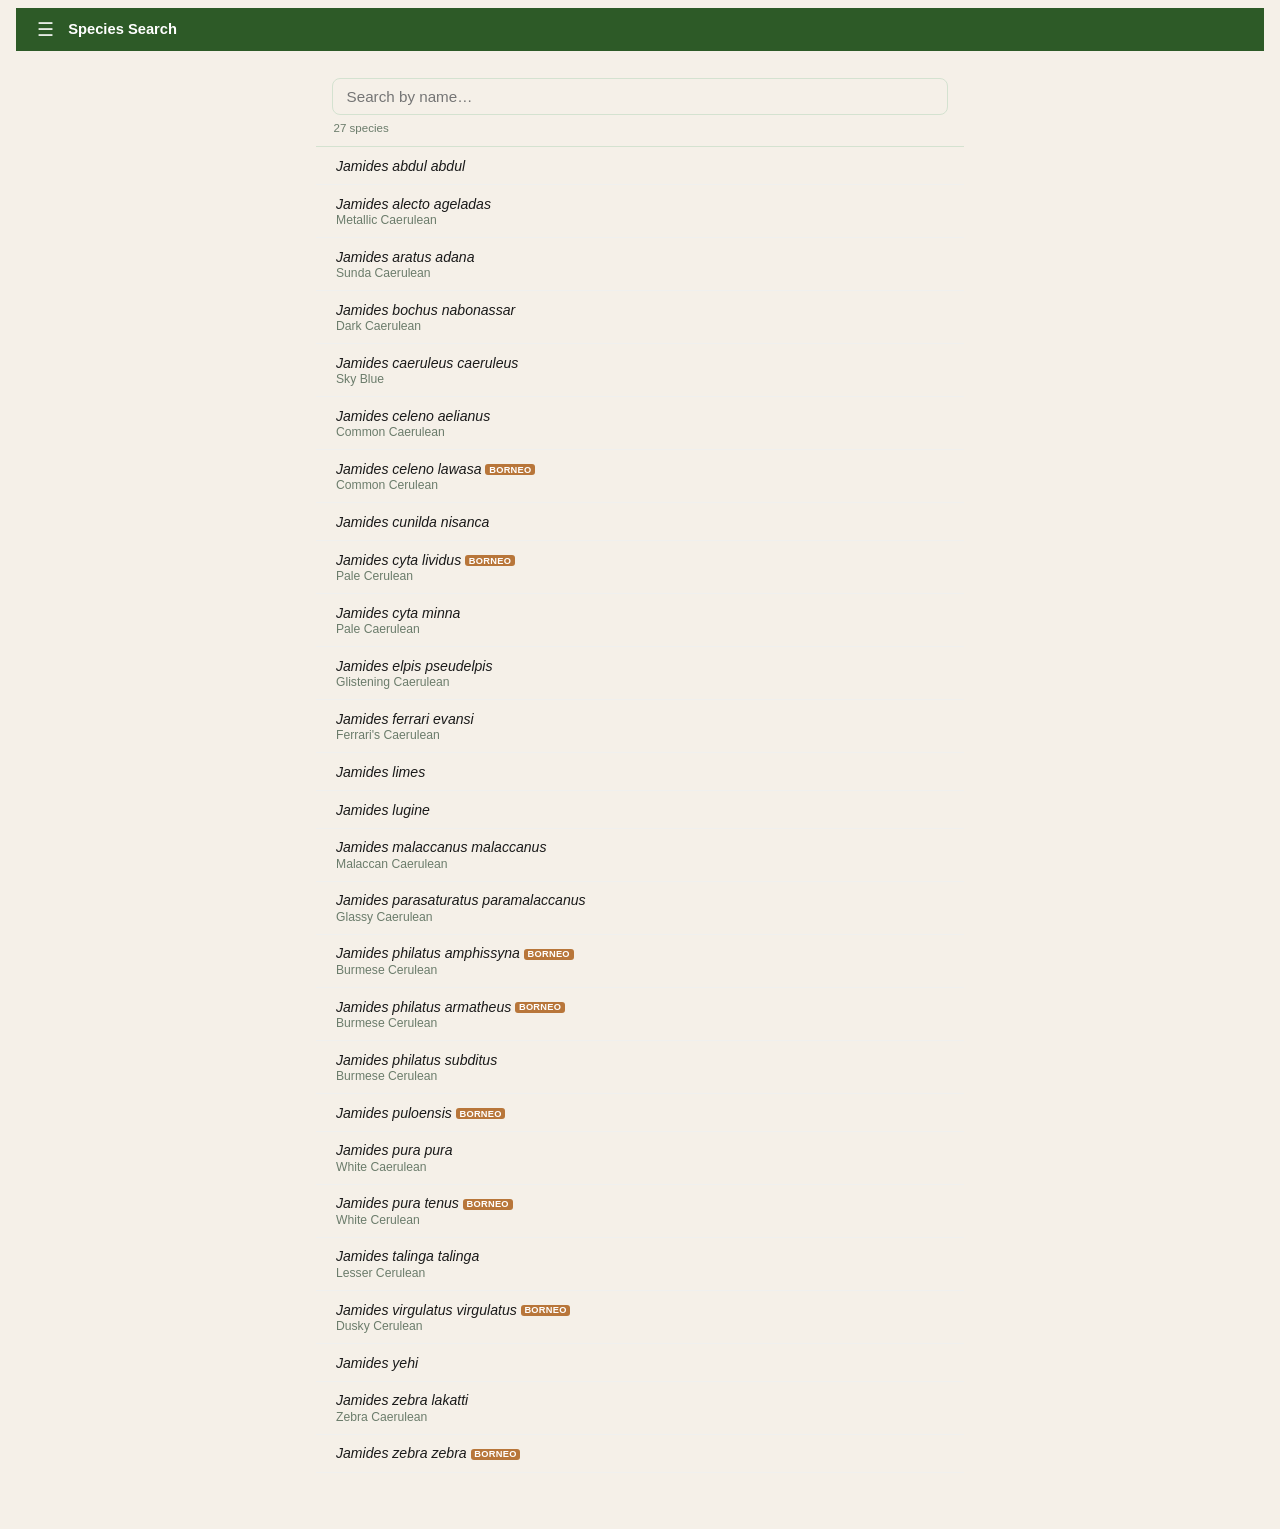
<file: species.html>
<!DOCTYPE html>
<html lang="en">
<head>
  <meta charset="UTF-8">
  <meta name="viewport" content="width=device-width, initial-scale=1.0">
  <meta name="description" content="Browse and search all Arhopala species covered by the Malaysian Oakblue identification key.">
  <meta name="theme-color" content="#2d5a27">
  <title>Jamides ID — Species Search</title>
  <link rel="stylesheet" href="css/style.css">
</head>
<body>

  <div id="loading" role="status" aria-live="polite">
    <div class="spinner" aria-hidden="true"></div>
    <span>Loading species data…</span>
  </div>

  <div id="species-app" style="display:none;">

    <!-- Sticky topbar -->
    <div class="app-topbar">
      <button class="menu-btn app-topbar-menu-btn" id="menu-btn" aria-label="Open menu">&#9776;</button>
      <span class="app-topbar-title">Species Search</span>
    </div>

    <!-- Search UI (full page, not in a panel) -->
    <div class="sp-page">
      <div class="search-box">
        <input id="search-input" type="search" placeholder="Search by name…"
               autocomplete="off" spellcheck="false" aria-label="Search species">
        <p id="search-count" class="search-count"></p>
      </div>
      <button id="back-to-results" class="sp-back-btn" style="display:none" aria-label="Back to search results">← Back to results</button>
      <div id="search-results" class="search-results" role="list"></div>
      <div id="species-detail" class="species-detail" style="display:none;"></div>
    </div>

  </div>

  <!-- Hamburger menu overlay -->
  <div id="menu-overlay" class="menu-overlay" role="dialog" aria-modal="true" aria-label="Menu">
    <div class="menu-panel">

      <div class="menu-header">
        <h2 class="menu-title">Jamides ID</h2>
        <button id="menu-close" class="menu-close" aria-label="Close menu">✕</button>
      </div>

      <nav class="menu-nav" aria-label="Navigation">
        <a href="index.html" class="menu-nav-item" id="nav-home" aria-label="Home — where to start">
          <span class="menu-nav-item-label">Home</span>
          <span class="menu-nav-item-desc">Where to start</span>
        </a>
        <a href="checklist.html" class="menu-nav-item" id="nav-scoring" aria-label="Feature Scoring — score multiple features at once">
          <span class="menu-nav-item-label">Feature Scoring</span>
          <span class="menu-nav-item-desc">Score multiple features at once</span>
        </a>
        <a href="id_keys.html" class="menu-nav-item" id="nav-cpkey" aria-label="C&amp;P Key — score couplets from the dichotomous key">
          <span class="menu-nav-item-label">C&amp;P Key</span>
          <span class="menu-nav-item-desc">Score couplets from the dichotomous key</span>
        </a>
        <button class="menu-nav-item active" id="nav-species" aria-label="Species Search — browse all covered taxa">
          <span class="menu-nav-item-label">Species Search</span>
          <span class="menu-nav-item-desc">Browse all covered taxa</span>
        </button>
        <a href="guide.html" class="menu-nav-item" id="nav-guide" aria-label="Visual Guide — wing diagrams and terminology">
          <span class="menu-nav-item-label">Visual Guide</span>
          <span class="menu-nav-item-desc">Wing diagrams &amp; terminology</span>
        </a>
        <a href="about.html" class="menu-nav-item" id="nav-about" aria-label="About — how to use this app">
          <span class="menu-nav-item-label">About</span>
          <span class="menu-nav-item-desc">How to use this app</span>
        </a>
      </nav>

    </div>
  </div>

  <noscript>
    <div style="padding:2rem;text-align:center;font-family:sans-serif;">
      <p>This tool requires JavaScript to run.<br>
      Please enable JavaScript in your browser and reload the page.</p>
    </div>
  </noscript>

  <script src="js/path-utils.js"></script>
  <script src="js/app.js"></script>
</body>
</html>
</file>
<file: css/style.css>
/* ===== Reset & Base ===== */
*, *::before, *::after { box-sizing: border-box; margin: 0; padding: 0; }

:root {
  --bg: #f5f0e8;
  --primary: #2d5a27;
  --primary-light: #3d7a35;
  --accent: #c8860a;
  --card: #ffffff;
  --text: #1a1a1a;
  --text-muted: #6b7c6b;
  --border: #d4e2d0;
  --shadow: 0 4px 16px rgba(0, 0, 0, 0.10);
  --radius: 12px;
  --transition: 0.18s ease;
}

html { font-size: 16px; -webkit-text-size-adjust: 100%; }

body {
  background: var(--bg);
  color: var(--text);
  font-family: -apple-system, BlinkMacSystemFont, "Segoe UI", Roboto, "Helvetica Neue", sans-serif;
  line-height: 1.55;
  min-height: 100dvh;
  padding: 1rem;
}

/* ===== Loading ===== */
#loading {
  display: flex;
  flex-direction: column;
  align-items: center;
  justify-content: center;
  min-height: 60dvh;
  gap: 1rem;
  color: var(--text-muted);
}

.spinner {
  width: 40px; height: 40px;
  border: 3px solid var(--border);
  border-top-color: var(--primary);
  border-radius: 50%;
  animation: spin 0.75s linear infinite;
}

@keyframes spin { to { transform: rotate(360deg); } }

/* ===== App container ===== */
#app {
  max-width: 640px;
  margin: 0 auto;
  padding-bottom: 3rem;
}

/* ===== Header ===== */
.app-header {
  text-align: center;
  padding: 1.25rem 0 0.5rem;
}

.app-header h1 {
  font-size: 1.2rem;
  font-weight: 700;
  color: var(--primary);
  letter-spacing: 0.01em;
}

.app-header p {
  font-size: 0.8rem;
  color: var(--text-muted);
  margin-top: 0.15rem;
}

.header-alt-link {
  color: var(--accent);
  text-decoration: none;
  font-size: 0.78rem;
}
.header-alt-link:hover { text-decoration: underline; }

/* ===== Breadcrumb ===== */
.breadcrumb-wrap {
  padding: 0.5rem 0 0.25rem;
  overflow-x: auto;
  white-space: nowrap;
  -webkit-overflow-scrolling: touch;
}

.breadcrumb {
  display: inline-flex;
  align-items: center;
  gap: 0.25rem;
  font-size: 0.72rem;
  color: var(--text-muted);
  min-height: 1.4rem;
}

.breadcrumb .crumb { max-width: 140px; overflow: hidden; text-overflow: ellipsis; white-space: nowrap; }
.breadcrumb .sep { color: var(--border); user-select: none; }
.breadcrumb .crumb-start { font-weight: 600; color: var(--primary); }

/* ===== Progress bar ===== */
.progress-bar-track {
  height: 4px;
  background: var(--border);
  border-radius: 2px;
  margin-bottom: 0.75rem;
  overflow: hidden;
}

.progress-bar-fill {
  height: 100%;
  background: var(--primary);
  border-radius: 2px;
  transition: width 0.3s ease;
  min-width: 4px;
}

/* ===== Card ===== */
.card {
  background: var(--card);
  border-radius: var(--radius);
  box-shadow: var(--shadow);
  padding: 1.5rem;
  animation: slideIn 0.2s ease-out;
}

@keyframes slideIn {
  from { opacity: 0; transform: translateY(8px); }
  to   { opacity: 1; transform: translateY(0); }
}

/* ===== Back button ===== */
.back-btn {
  display: inline-flex;
  align-items: center;
  gap: 0.3rem;
  background: none;
  border: none;
  color: var(--primary);
  font-size: 0.85rem;
  font-weight: 600;
  cursor: pointer;
  padding: 0.25rem 0;
  margin-bottom: 1rem;
  transition: color var(--transition);
}

.back-btn:hover { color: var(--primary-light); }
.back-btn:disabled { opacity: 0.35; pointer-events: none; }
.back-btn svg { flex-shrink: 0; }

/* ===== Question node ===== */
.question-text {
  font-size: 1.2rem;
  font-weight: 700;
  line-height: 1.35;
  margin-bottom: 0.5rem;
}

.question-hint {
  font-size: 0.82rem;
  color: var(--text-muted);
  font-style: italic;
  margin-bottom: 0.6rem;
  padding-left: 0.75rem;
  border-left: 3px solid var(--border);
}

.question-guide-link {
  display: inline-block;
  font-size: 0.78rem;
  color: var(--primary);
  text-decoration: none;
  margin-bottom: 1.25rem;
  padding-left: 0.75rem;
}
.question-guide-link:hover { text-decoration: underline; }

.choices {
  display: flex;
  flex-direction: column;
  gap: 0.6rem;
}

.choice-btn {
  display: block;
  width: 100%;
  min-height: 48px;
  padding: 0.7rem 1rem;
  background: transparent;
  border: 2px solid var(--primary);
  border-radius: 8px;
  color: var(--primary);
  font-size: 0.95rem;
  font-weight: 500;
  text-align: left;
  cursor: pointer;
  transition: background var(--transition), color var(--transition), transform var(--transition);
  line-height: 1.35;
}

.choice-btn:hover {
  background: var(--primary);
  color: #fff;
}

.choice-btn:active {
  transform: scale(0.98);
}

.question-terms-btn {
  display: inline-flex;
  align-items: center;
  gap: 0.3rem;
  margin-bottom: 0.5rem;
  padding: 0.25rem 0.65rem;
  background: transparent;
  border: 1.5px solid var(--accent);
  border-radius: 20px;
  color: var(--accent);
  font-size: 0.78rem;
  font-weight: 600;
  cursor: pointer;
  transition: background var(--transition), color var(--transition);
}

.question-terms-btn:hover {
  background: var(--accent);
  color: #fff;
}

/* Tooltip popup */
#choice-tooltip-popup {
  position: fixed;
  z-index: 9999;
  background: #1a1a1a;
  color: #f0ede6;
  font-size: 0.82rem;
  line-height: 1.45;
  padding: 0.55rem 0.8rem;
  border-radius: 8px;
  max-width: min(280px, 90vw);
  box-shadow: 0 4px 16px rgba(0,0,0,0.4);
  pointer-events: none;
  opacity: 0;
  transform: translateY(4px);
  transition: opacity 0.15s ease, transform 0.15s ease;
}

#choice-tooltip-popup.visible {
  opacity: 1;
  transform: translateY(0);
}

/* ===== Result node ===== */
.card--result {}

.result-badge {
  display: inline-block;
  background: var(--primary);
  color: #fff;
  font-size: 0.7rem;
  font-weight: 700;
  letter-spacing: 0.08em;
  text-transform: uppercase;
  padding: 0.2rem 0.6rem;
  border-radius: 4px;
  margin-bottom: 0.75rem;
}

.species-common {
  font-size: 1.3rem;
  font-weight: 700;
  line-height: 1.25;
  margin-bottom: 0.2rem;
}

.species-name {
  font-size: 0.95rem;
  font-style: italic;
  color: var(--text-muted);
  margin-bottom: 0.75rem;
}

.id-note {
  font-size: 0.87rem;
  background: #f0f5ef;
  border-left: 4px solid var(--primary);
  padding: 0.6rem 0.85rem;
  border-radius: 0 6px 6px 0;
  margin-bottom: 1.25rem;
  color: var(--text);
}

/* ===== Photo gallery ===== */
.photo-gallery {
  display: grid;
  grid-template-columns: repeat(auto-fill, minmax(120px, 1fr));
  gap: 0.5rem;
  margin-bottom: 1.25rem;
}

.photo-gallery img {
  width: 100%;
  aspect-ratio: 1;
  object-fit: cover;
  border-radius: 6px;
  background: var(--border);
  display: block;
}

.photo-item {
  position: relative;
}

.photo-attr {
  display: none;
}

.photo-item:hover .photo-attr {
  display: block;
  position: absolute;
  bottom: 0; left: 0; right: 0;
  background: rgba(0,0,0,0.55);
  color: #fff;
  font-size: 0.6rem;
  padding: 0.2rem 0.3rem;
  border-radius: 0 0 6px 6px;
  text-align: center;
  white-space: nowrap;
  overflow: hidden;
  text-overflow: ellipsis;
}

.photo-placeholder {
  aspect-ratio: 1;
  background: var(--border);
  border-radius: 6px;
  display: flex;
  flex-direction: column;
  align-items: center;
  justify-content: center;
  color: var(--text-muted);
  font-size: 0.75rem;
  text-align: center;
  padding: 0.5rem;
  gap: 0.4rem;
}

/* ===== Action buttons ===== */
.action-row {
  display: flex;
  flex-direction: column;
  gap: 0.6rem;
  margin-top: 0.25rem;
}

.btn-inat {
  display: flex;
  align-items: center;
  justify-content: center;
  gap: 0.4rem;
  width: 100%;
  min-height: 48px;
  padding: 0.75rem 1rem;
  background: var(--primary);
  color: #fff;
  font-size: 0.95rem;
  font-weight: 600;
  border: none;
  border-radius: 8px;
  text-decoration: none;
  cursor: pointer;
  transition: background var(--transition);
}

.btn-inat:hover { background: var(--primary-light); }

.btn-restart {
  display: flex;
  align-items: center;
  justify-content: center;
  gap: 0.4rem;
  width: 100%;
  min-height: 44px;
  padding: 0.6rem 1rem;
  background: transparent;
  color: var(--text-muted);
  font-size: 0.88rem;
  font-weight: 500;
  border: 1.5px solid var(--border);
  border-radius: 8px;
  cursor: pointer;
  transition: border-color var(--transition), color var(--transition);
}

.btn-restart:hover { border-color: var(--primary); color: var(--primary); }

/* ===== Group node ===== */
.result-badge--group { background: var(--accent); }

.group-description {
  font-size: 0.92rem;
  color: var(--text);
  margin-bottom: 1rem;
  line-height: 1.55;
}

.key-features {
  list-style: none;
  margin: 0 0 1.1rem;
  padding: 0;
  display: flex;
  flex-direction: column;
  gap: 0.35rem;
}

.key-features li {
  font-size: 0.85rem;
  padding: 0.35rem 0.6rem 0.35rem 1.5rem;
  background: #f0f5ef;
  border-radius: 5px;
  position: relative;
  color: var(--text);
}

.key-features li::before {
  content: "✓";
  position: absolute;
  left: 0.5rem;
  color: var(--primary);
  font-weight: 700;
}

.btn-species-id {
  display: flex;
  align-items: center;
  justify-content: center;
  gap: 0.4rem;
  width: 100%;
  min-height: 48px;
  padding: 0.75rem 1rem;
  background: var(--primary);
  color: #fff;
  font-size: 0.95rem;
  font-weight: 600;
  border: none;
  border-radius: 8px;
  cursor: pointer;
  margin-bottom: 0.75rem;
  transition: background var(--transition);
}

.btn-species-id:hover { background: var(--primary-light); }

.species-pending {
  font-size: 0.8rem;
  color: var(--text-muted);
  background: #fdf8ef;
  border: 1.5px dashed #e0c87a;
  border-radius: 6px;
  padding: 0.5rem 0.75rem;
  margin-bottom: 1.25rem;
  display: flex;
  align-items: center;
  gap: 0.4rem;
}

/* ===== Error card ===== */
.card--error .error-icon { font-size: 2rem; margin-bottom: 0.5rem; }
.card--error h2 { margin-bottom: 0.5rem; }
.card--error p { color: var(--text-muted); margin-bottom: 1rem; font-size: 0.9rem; }

/* ===== Responsive ===== */
@media (min-width: 640px) {
  body { padding: 1.5rem 2rem; }
  .card { padding: 2rem; }
  .question-text { font-size: 1.35rem; }
  .photo-gallery { grid-template-columns: repeat(auto-fill, minmax(150px, 1fr)); }
  .action-row { flex-direction: row; }
  .btn-inat { flex: 1; }
  .btn-restart { flex: 0 0 auto; width: auto; padding: 0.6rem 1.25rem; }
}

/* ===== Header row with hamburger ===== */
.header-row {
  display: flex;
  align-items: center;
  justify-content: space-between;
  gap: 0.5rem;
}

.header-titles { flex: 1; }

.menu-btn {
  flex-shrink: 0;
  background: none;
  border: none;
  cursor: pointer;
  padding: 0.35rem;
  color: var(--primary);
  border-radius: 6px;
  display: flex;
  align-items: center;
  justify-content: center;
  transition: background var(--transition);
}

.menu-btn:hover { background: var(--border); }

/* ===== Menu overlay & panel ===== */
.menu-overlay {
  position: fixed;
  inset: 0;
  background: rgba(0, 0, 0, 0.45);
  z-index: 1000;
  opacity: 0;
  pointer-events: none;
  transition: opacity 0.22s ease;
}

.menu-overlay.open {
  opacity: 1;
  pointer-events: auto;
}

.menu-panel {
  position: absolute;
  top: 0; right: 0;
  width: min(92vw, 420px);
  height: 100%;
  background: var(--card);
  box-shadow: -4px 0 28px rgba(0, 0, 0, 0.18);
  display: flex;
  flex-direction: column;
  transform: translateX(100%);
  transition: transform 0.25s ease;
  overflow: hidden;
}

.menu-overlay.open .menu-panel {
  transform: translateX(0);
}

/* ===== Menu header bar ===== */
.menu-header {
  display: flex;
  align-items: center;
  gap: 0.5rem;
  padding: 0.9rem 1rem 0.9rem 1.25rem;
  border-bottom: 1px solid var(--border);
  flex-shrink: 0;
  background: var(--card);
}

.menu-title {
  flex: 1;
  font-size: 1rem;
  font-weight: 700;
  color: var(--primary);
  white-space: nowrap;
}

.menu-close {
  background: none;
  border: none;
  cursor: pointer;
  font-size: 1.2rem;
  line-height: 1;
  color: var(--text-muted);
  padding: 0.25rem 0.35rem;
  border-radius: 4px;
  transition: color var(--transition), background var(--transition);
}

.menu-close:hover { color: var(--text); background: var(--border); }

.back-to-search {
  background: none;
  border: none;
  cursor: pointer;
  color: var(--primary);
  font-size: 0.82rem;
  font-weight: 600;
  padding: 0.2rem 0;
  white-space: nowrap;
  flex-shrink: 0;
}

.back-to-search:hover { text-decoration: underline; }

/* ===== Search pane ===== */
#search-pane {
  display: flex;
  flex-direction: column;
  flex: 1;
  overflow: hidden;
}

.search-box {
  padding: 0.7rem 1rem 0.55rem;
  border-bottom: 1px solid var(--border);
  flex-shrink: 0;
}

.search-box input {
  width: 100%;
  padding: 0.55rem 0.85rem;
  border: 1.5px solid var(--border);
  border-radius: 8px;
  font-size: 0.95rem;
  background: var(--bg);
  color: var(--text);
  outline: none;
  transition: border-color var(--transition);
}

.search-box input:focus { border-color: var(--primary); }

.search-count {
  font-size: 0.72rem;
  color: var(--text-muted);
  margin-top: 0.3rem;
  padding-left: 0.1rem;
}

/* ===== Search results list ===== */
.search-results {
  flex: 1;
  overflow-y: auto;
  -webkit-overflow-scrolling: touch;
}

.search-item {
  display: block;
  width: 100%;
  text-align: left;
  background: none;
  border: none;
  border-bottom: 1px solid #f0f0ee;
  padding: 0.65rem 1.25rem;
  cursor: pointer;
  transition: background var(--transition);
}

.search-item:hover { background: #f5f9f4; }
.search-item:active { background: var(--border); }

.search-item-sci {
  display: block;
  font-size: 0.88rem;
  font-style: italic;
  color: var(--text);
  font-weight: 500;
}

/* Regional-supplement badge (e.g. Borneo) — search list & species detail */
.sp-region {
  display: inline-block;
  font-size: 0.58rem; font-weight: 700; letter-spacing: 0.03em;
  text-transform: uppercase; font-style: normal;
  color: #fff; background: #b8763a;
  border-radius: 3px; padding: 0.05em 0.4em;
  vertical-align: 0.12em; white-space: nowrap;
}

.search-item-common {
  display: block;
  font-size: 0.76rem;
  color: var(--text-muted);
  margin-top: 0.08rem;
  font-style: normal;
}

.search-empty {
  padding: 1.5rem 1.25rem;
  color: var(--text-muted);
  font-size: 0.88rem;
}

/* ===== Species detail inside menu ===== */
.species-detail {
  flex: 1;
  overflow-y: auto;
  -webkit-overflow-scrolling: touch;
  padding: 1.25rem;
}

.species-detail .result-badge { margin-bottom: 0.6rem; }
.species-detail .species-name { margin-bottom: 0.6rem; }
.species-detail .id-note { font-size: 0.83rem; margin-bottom: 1rem; }
.species-detail .photo-gallery { margin-bottom: 1rem; }
.species-detail .btn-inat { margin-top: 0; }

/* ===== Menu nav ===== */
.menu-nav {
  padding: 0.5rem 0.75rem;
  border-bottom: 1px solid var(--border);
  flex-shrink: 0;
}

.menu-nav-item {
  display: flex;
  flex-direction: column;
  align-items: flex-start;
  width: 100%;
  padding: 0.6rem 0.75rem;
  border: none;
  background: none;
  border-radius: 8px;
  cursor: pointer;
  text-align: left;
  text-decoration: none;
  color: var(--text);
  transition: background var(--transition);
  margin-bottom: 0.1rem;
}

.menu-nav-item:hover { background: var(--border); }
.menu-nav-item.active { background: rgba(45, 90, 39, 0.1); }

.menu-nav-item-label {
  font-size: 0.93rem;
  font-weight: 600;
  color: var(--text);
}

.menu-nav-item.active .menu-nav-item-label { color: var(--primary); }

.menu-nav-item-desc {
  font-size: 0.76rem;
  color: var(--text-muted);
  margin-top: 0.08rem;
}

/* ===== About pane ===== */
.about-pane {
  flex: 1;
  overflow-y: auto;
  -webkit-overflow-scrolling: touch;
}

.about-content {
  padding: 1.25rem 1.25rem 2rem;
}

.about-hero {
  text-align: center;
  padding: 1rem 0 1.25rem;
}

.about-hero-icon {
  margin-bottom: 0.5rem;
}

.about-app-name {
  font-size: 1.25rem;
  font-weight: 700;
  color: var(--primary);
  margin-bottom: 0.2rem;
}

.about-tagline {
  font-size: 0.84rem;
  color: var(--text-muted);
  line-height: 1.45;
}

.about-section {
  margin-bottom: 1.2rem;
}

.about-section-title {
  font-size: 0.82rem;
  font-weight: 700;
  text-transform: uppercase;
  letter-spacing: 0.05em;
  color: var(--primary);
  margin-bottom: 0.4rem;
}

.about-section p {
  font-size: 0.87rem;
  line-height: 1.55;
  color: var(--text);
  margin-bottom: 0.4rem;
}

.about-section p em { font-style: italic; }

.about-note {
  font-size: 0.8rem !important;
  color: var(--text-muted) !important;
  background: #fdf8ef;
  border-left: 3px solid var(--accent);
  padding: 0.4rem 0.6rem;
  border-radius: 0 4px 4px 0;
}

.about-steps {
  padding-left: 1.3rem;
  font-size: 0.87rem;
  line-height: 1.6;
  color: var(--text);
}

.about-steps li { margin-bottom: 0.35rem; }

.about-link {
  color: var(--primary);
  text-decoration: underline;
  text-decoration-color: var(--border);
  text-underline-offset: 2px;
}

.about-link:hover { text-decoration-color: var(--primary); }

/* ===== Decision path display ===== */
.path-details {
  margin: 0.6rem 0 1rem;
  border: 1px solid var(--border);
  border-radius: 8px;
  overflow: hidden;
}

.path-summary {
  padding: 0.5rem 0.75rem;
  cursor: pointer;
  font-size: 0.78rem;
  font-weight: 600;
  color: var(--primary);
  background: #f0f6ee;
  user-select: none;
  list-style: none;
}

.path-summary::-webkit-details-marker { display: none; }

.path-summary::before {
  content: '▶ ';
  font-size: 0.6rem;
  vertical-align: 1px;
}

details[open] .path-summary::before { content: '▼ '; }

.path-content {
  padding: 0.65rem 0.75rem 0.5rem;
  background: var(--card);
}

.path-steps {
  margin: 0;
  padding: 0;
  list-style: none;
  counter-reset: step-cnt;
}

.path-step {
  counter-increment: step-cnt;
  margin-bottom: 0.55rem;
  padding-left: 1.4rem;
  position: relative;
}

.path-step::before {
  content: counter(step-cnt);
  position: absolute;
  left: 0;
  top: 0.05rem;
  font-size: 0.65rem;
  font-weight: 700;
  color: var(--text-muted);
  background: var(--border);
  width: 1.05rem;
  height: 1.05rem;
  border-radius: 50%;
  display: flex;
  align-items: center;
  justify-content: center;
  line-height: 1;
}

.path-q {
  display: block;
  font-size: 0.77rem;
  color: #555;
  line-height: 1.35;
}

.path-qnum {
  display: inline-block;
  font-size: 0.62rem;
  font-weight: 700;
  font-variant-numeric: tabular-nums;
  color: var(--primary);
  background: var(--border);
  border-radius: 3px;
  padding: 0.05em 0.3em;
  margin-right: 0.2em;
  vertical-align: 0.05em;
  letter-spacing: 0;
}

.path-a {
  display: block;
  font-size: 0.77rem;
  color: var(--primary);
  font-weight: 600;
  margin-top: 0.1rem;
}

.path-step--group {
  margin-bottom: 0.4rem;
  padding-left: 0;
  counter-increment: none;
}

.path-step--group::before { display: none; }

.path-group {
  display: inline-block;
  font-size: 0.74rem;
  font-style: italic;
  color: var(--accent);
  background: #fdf8ef;
  border: 1px solid #f0d89a;
  padding: 0.1rem 0.45rem;
  border-radius: 4px;
}

.path-divider {
  border: none;
  border-top: 1px dashed var(--border);
  margin: 0.6rem 0;
}

.path-label {
  font-size: 0.7rem;
  font-weight: 700;
  text-transform: uppercase;
  letter-spacing: 0.04em;
  color: var(--text-muted);
  margin-bottom: 0.3rem;
}

.path-variant-note {
  margin-top: 0.5rem;
  font-size: 0.72rem;
  color: var(--text-muted);
  font-style: italic;
}

.path-details--skip .path-summary {
  background: #fdf8ef;
  color: var(--accent);
}

.path-details--simcd .path-summary {
  background: #eef4fb;
  color: #2a5a8a;
}

.path-details--simcd .path-step--skip .path-a {
  color: #2a5a8a;
}

.path-skip-note {
  font-size: 0.72rem;
  color: var(--text-muted);
  font-style: italic;
  margin: 0 0 0.5rem;
}

.path-details--cpkey .path-summary {
  background: #eef6ee;
  color: var(--primary);
}

/* Question/answer layout — the "Key N" badge identifies each step, so drop the
   number bubble and its left indent. */
.path-details--cpkey .path-step { counter-increment: none; padding-left: 0; }
.path-details--cpkey .path-step::before { display: none; }

.cpkey-bubble-row {
  display: flex; flex-wrap: wrap; align-items: center;
  gap: 0.05rem; margin: 0 0 0.55rem;
}

.cpkey-lead {
  display: inline-block;
  font-size: 0.75rem; font-weight: 700;
  color: var(--primary); background: var(--border);
  border-radius: 4px; padding: 0.1em 0.4em;
  cursor: default;
  white-space: nowrap;
}

.cpkey-lead[title]:hover { background: #d4e6d0; }

.cpkey-sep {
  font-size: 0.72rem; color: var(--text-muted);
  padding: 0 0.15rem;
}

.path-step--skip .path-a {
  color: #9e6c00;
  font-style: italic;
}

/* ===== App topbar (ID Key + Species Search pages) ===== */
.app-topbar {
  position: sticky;
  top: 0;
  z-index: 20;
  background: var(--primary);
  color: #fff;
  display: flex;
  align-items: center;
  gap: 0.6rem;
  padding: 0.55rem 1rem;
  margin: -1rem -1rem 0;
}
.app-topbar-menu-btn {
  color: rgba(255,255,255,0.88);
  flex-shrink: 0;
  font-size: 1.2rem;
  line-height: 1;
  padding: 0.2rem 0.3rem;
}
.app-topbar-menu-btn:hover { background: rgba(255,255,255,0.15) !important; color: #fff; }
.app-topbar-title {
  font-size: 0.92rem;
  font-weight: 600;
  flex: 1;
  white-space: nowrap;
  overflow: hidden;
  text-overflow: ellipsis;
}

/* ===== Species page content area ===== */
.sp-page {
  max-width: 680px;
  margin: 0 auto;
  padding: 1rem 1rem 2rem;
}
.sp-back-btn {
  background: none;
  border: none;
  color: var(--primary);
  font-size: 0.85rem;
  cursor: pointer;
  padding: 0.4rem 0;
  margin-bottom: 0.5rem;
  display: flex;
  align-items: center;
  gap: 0.3rem;
}
.sp-back-btn:hover { text-decoration: underline; }

/* ===== Species detail — wide view ===== */
#species-app.species-view .sp-page { max-width: none; }

#species-app.species-view .path-q { font-size: 0.9rem; }
#species-app.species-view .path-a { font-size: 0.9rem; }
#species-app.species-view .path-summary { font-size: 0.85rem; }
#species-app.species-view .path-label { font-size: 0.78rem; }
#species-app.species-view .path-group { font-size: 0.82rem; }
#species-app.species-view .path-variant-note { font-size: 0.82rem; }
#species-app.species-view .path-skip-note { font-size: 0.82rem; }
#species-app.species-view .species-detail .id-note { font-size: 0.92rem; }
</file>
